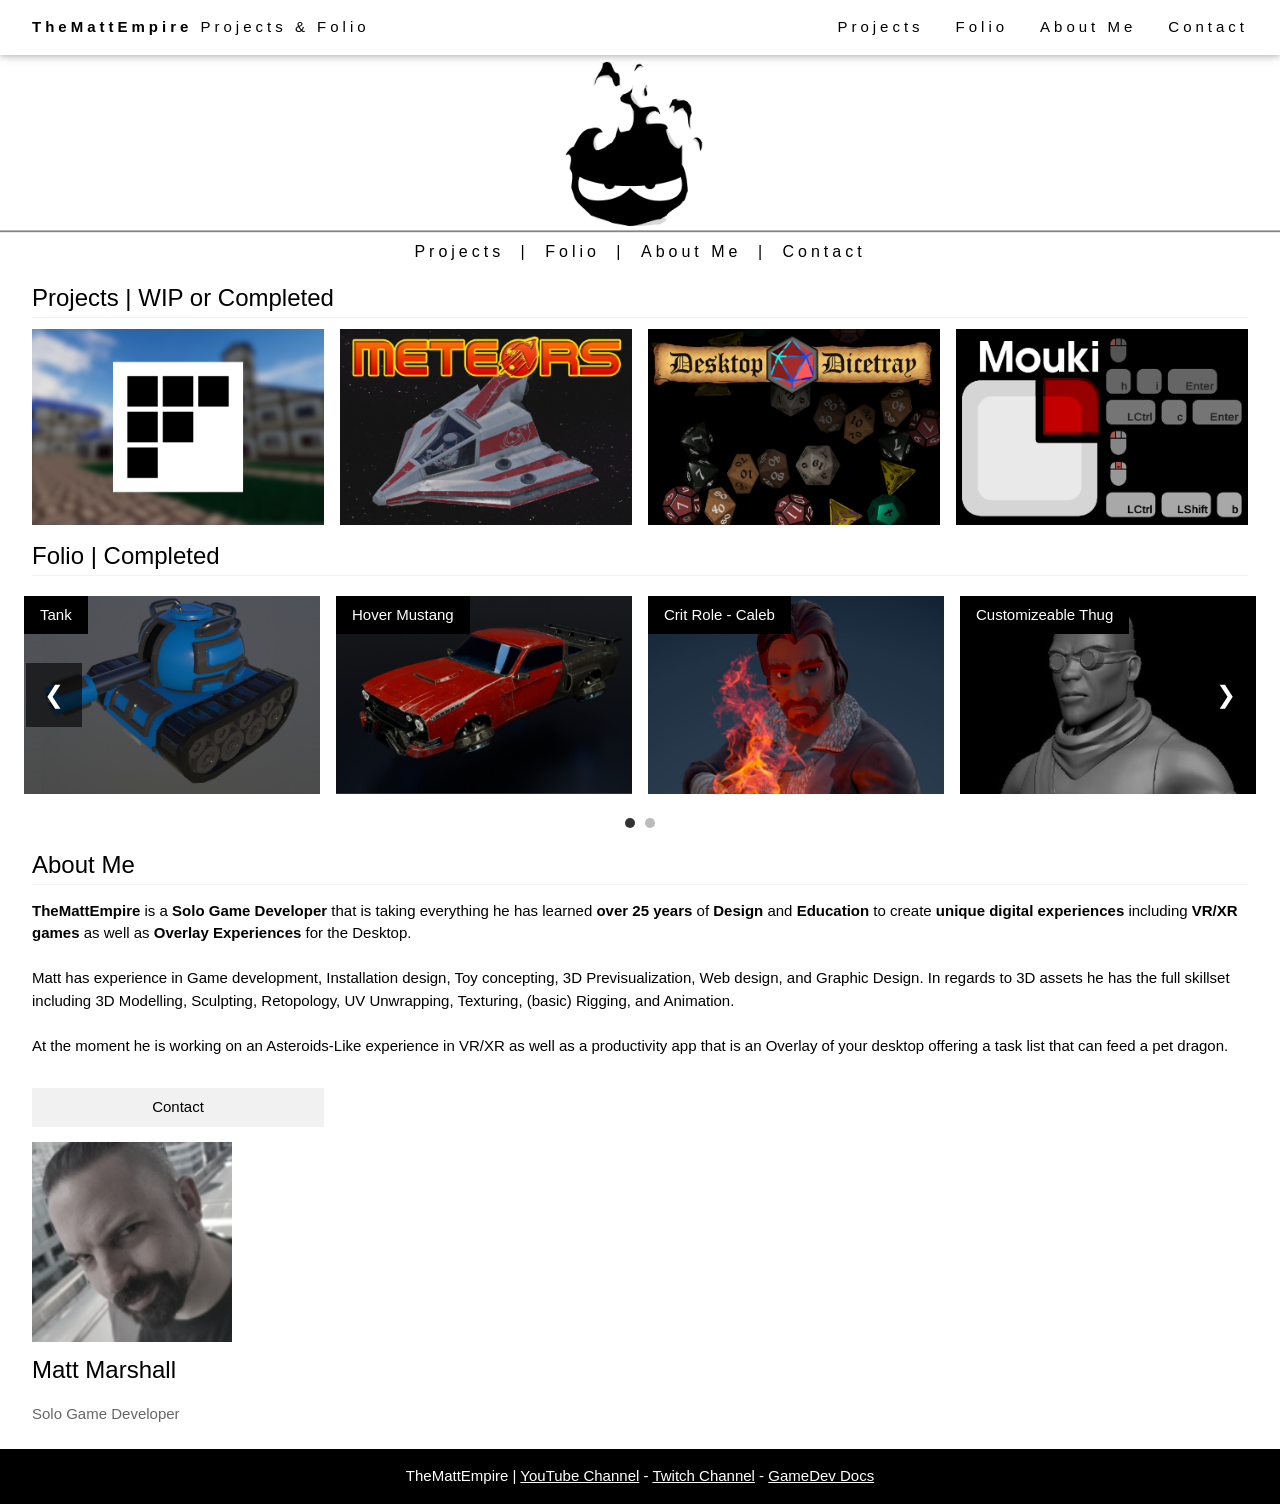
<file: index.html>
<!DOCTYPE html>
<html>
<head>
<title>TheMattEmpire | Projects & Folio</title>
<meta charset="UTF-8">
<meta name="viewport" content="width=device-width, initial-scale=1">
<link rel="stylesheet" href="w3.css">
</head>
<body>

<!-- Navbar (sit on top) -->
<div class="w3-top">
  <div class="w3-bar w3-white w3-wide w3-padding w3-card">
    <a href="#home" class="w3-bar-item w3-button"><b>TheMattEmpire</b> Projects & Folio</a>
    <!-- Float links to the right. Hide them on small screens -->
    <div class="w3-right w3-hide-small">
      <a href="#projects" class="w3-bar-item w3-button">Projects</a>
      <a href="#folio" class="w3-bar-item w3-button">Folio</a>
      <a href="#about" class="w3-bar-item w3-button">About Me</a>
      <a href="#contact" class="w3-bar-item w3-button">Contact</a>
    </div>
  </div>
</div>

<!-- Header -->
<header class="w3-display-container w3-content w3-wide hero" id="home">

  <img class="overlay-gif w3-display-middle" src="images/AnimatedLogo.gif" width="200" height="200">

  <div class="bottom-links">
    <a href="#projects">Projects</a> |
    <a href="#folio">Folio</a> |
    <a href="#about">About Me</a> |
    <a href="#contact">Contact</a>
  </div>

</header>

<!-- Page content -->
<div class="w3-content w3-padding" style="max-width:1564px">

  <!-- Project Section -->
  <div class="w3-container w3-padding-32" id="projects">
    <h3 class="w3-border-bottom w3-border-light-grey w3-padding-16">Projects | WIP or Completed</h3>
  </div>

<!-- =========================
     STATIC GRID SECTION
     ========================= -->
<div class="w3-row-padding">

  <div class="w3-col l3 m6 w3-margin-bottom">
    <a href="project_fargrounds.html" class="portfolio-card">
      <div class="w3-display-container">
        <img src="images/Project_Fargrounds.jpg" alt="Fargrounds Project">
      </div>
    </a>
  </div>

  <div class="w3-col l3 m6 w3-margin-bottom">
    <a href="project_meteors.html" class="portfolio-card">
      <div class="w3-display-container">
        <img src="images/Project_Meteors.jpg" alt="Meteors Project">
      </div>
    </a>
  </div>

  <div class="w3-col l3 m6 w3-margin-bottom">
    <a href="https://themattempire.itch.io/desktopdicetray" class="portfolio-card">
      <div class="w3-display-container">
        <img src="images/Project_DesktopDicetray.jpg" alt="DesktopDicetray">
      </div>
    </a>
  </div>

  <div class="w3-col l3 m6 w3-margin-bottom">
    <a href="https://themattempire.itch.io/mouki" class="portfolio-card">
      <div class="w3-display-container">
        <img src="images/Project_Mouki.jpg" alt="Mouki">
      </div>
    </a>
  </div>
</div>

 <!-- FOLIO SECTION -->
  <div class="w3-container w3-padding-32" id="folio">
    <h3 class="w3-border-bottom w3-border-light-grey w3-padding-16">Folio | Completed</h3>
  </div>

<div class="gallery-wrapper">
  <button class="gallery-btn left" onclick="scrollGallery(-1)">
    &#10094;
  </button>

  <div class="gallery-container" id="gallery">

    <div class="gallery-item">
      <a href="folio_tank.html" class="portfolio-card">
        <div class="w3-display-container">
          <div class="w3-display-topleft w3-black w3-padding">Tank</div>
          <img src="images/Folio_Tank.jpg">
        </div>
      </a>
    </div>

    <div class="gallery-item">
      <a href="folio_mustang.html" class="portfolio-card">
        <div class="w3-display-container">
          <div class="w3-display-topleft w3-black w3-padding">Hover Mustang</div>
          <img src="images/Folio_HoverMustang.jpg">
        </div>
      </a>
    </div>

    <div class="gallery-item">
      <a href="folio_caleb.html" class="portfolio-card">
        <div class="w3-display-container">
          <div class="w3-display-topleft w3-black w3-padding">Crit Role - Caleb</div>
          <img src="images/Folio_Caleb.jpg">
        </div>
      </a>
    </div>

    <div class="gallery-item">
      <a href="folio_thug.html" class="portfolio-card">
        <div class="w3-display-container">
          <div class="w3-display-topleft w3-black w3-padding">Customizeable Thug</div>
          <img src="images/Folio_Thug.jpg">
        </div>
      </a>
    </div>

    <div class="gallery-item">
      <a href="folio_mersharr.html" class="portfolio-card">
        <div class="w3-display-container">
          <div class="w3-display-topleft w3-black w3-padding">Miniature Tabaxi</div>
          <img src="images/Folio_Mersharr.jpg">
        </div>
      </a>
    </div>

    <div class="gallery-item">
      <a href="folio_freelance.html" class="portfolio-card">
        <div class="w3-display-container">
          <div class="w3-display-topleft w3-black w3-padding">Freelance Digital Design</div>
          <img src="images/Folio_CosmicLab.jpg">
        </div>
      </a>
    </div>

    <div class="gallery-item">
      <a href="folio_hexgallery.html" class="portfolio-card">
        <div class="w3-display-container">
          <div class="w3-display-topleft w3-black w3-padding">Hex Gallery - Web Environment</div>
          <img src="images/Folio_Revenant.jpg">
        </div>
      </a>
    </div>

    <div class="gallery-item">
      <a href="folio_optimisedcars.html" class="portfolio-card">
        <div class="w3-display-container">
          <div class="w3-display-topleft w3-black w3-padding">Low Poly Cars</div>
          <img src="images/Folio_OptimisedCars.jpg">
        </div>
      </a>
    </div>

  </div>

  <button class="gallery-btn right" onclick="scrollGallery(1)">
    &#10095;
  </button>

</div>

<!-- DOTS -->
<div class="dot-container" id="dots"></div>

  <!-- About Section -->
  
  <div class="w3-container w3-padding-32" id="about">
    <h3 class="w3-border-bottom w3-border-light-grey w3-padding-16">About Me</h3>
    <p><b>TheMattEmpire</b> is a <b>Solo Game Developer</b> that is taking everything he has learned <b>over 25 years</b> of <b>Design</b> and <b>Education</b> to create <b>unique digital experiences</b> including <b>VR/XR games</b> as well as <b>Overlay Experiences</b> for the Desktop. <br><br>Matt has experience in Game development, Installation design, Toy concepting, 3D Previsualization, Web design, and Graphic Design. In regards to 3D assets he has the full skillset including 3D Modelling, Sculpting, Retopology, UV Unwrapping, Texturing, (basic) Rigging, and Animation.<br><br>At the moment he is working on an Asteroids-Like experience in VR/XR as well as a productivity app that is an Overlay of your desktop offering a task list that can feed a pet dragon.
    </p>
  </div>
  <div class="w3-row-padding w3-grayscale">
    <div class="w3-col l3 m6 w3-margin-bottom">
    <p><a href="mailto:themattempireis@gmail.com" class="w3-button w3-light-grey w3-block" id="contact">Contact</a></p>
    <img src="images/Biopic.jpg" alt="Matt" style="width="200" height="200">
      <h3>Matt Marshall</h3>
      <p class="w3-opacity">Solo Game Developer</p>
      
  </a>
</p>
    </div>
  </div>
</div>


<!-- Footer -->
<footer class="w3-center w3-black w3-padding-16">
  <p>TheMattEmpire | <a href="https://www.youtube.com/@themattempire42" title="YouTube Channel" target="_blank" class="w3-hover-text-green">YouTube Channel</a> - <a href="https://www.twitch.tv/themattempire42" title="Twitch Channel" target="_blank" class="w3-hover-text-green">Twitch Channel</a> - <a href="https://themattempire.gitbook.io/documentation" title="GameDev Docs" target="_blank" class="w3-hover-text-green">GameDev Docs</a></p>
</footer>

</body>

 <style>
 /* =========================
   DOTS STYLE
   ========================= */

 .dot-container {
  text-align: center;
  margin-top: 10px;
}

.dot {
  height: 10px;
  width: 10px;
  margin: 0 5px;

  background-color: #bbb;
  border-radius: 50%;

  display: inline-block;
  cursor: pointer;

  transition: background 0.3s;
}

.dot.active {
  background-color: #333;
}

/* =========================
   GLOBAL CARD STYLE
   ========================= */

.portfolio-card {
  display: block;
  text-decoration: none;
  color: inherit;
  overflow: hidden;
}

/* smooth zoom */
.portfolio-card img {
  width: 100%;
  display: block;

  transition: transform 0.3s ease;
  transform-origin: center;
}

.portfolio-card:hover img {
  transform: scale(1.04);
}

/* =========================
   CAROUSEL
   ========================= */

.gallery-wrapper {
  position: relative;
  width: 100%;
  overflow: hidden;
  margin-top: 1px;
}

.gallery-container {
  display: flex;
  overflow-x: auto;
  overflow-y: hidden;
  scroll-behavior: smooth;

  scrollbar-width: none;
}

.gallery-container::-webkit-scrollbar {
  display: none;
}

.gallery-item {
  flex: 0 0 25%;
  padding: 8px;
  box-sizing: border-box;
}

/* arrows */
.gallery-btn {
  position: absolute;
  top: 50%;
  transform: translateY(-50%);
  z-index: 100;

  background: rgba(0,0,0,0.6);
  color: white;

  border: none;
  padding: 14px 18px;

  cursor: pointer;
  font-size: 24px;
}

.gallery-btn.left { left: 10px; }
.gallery-btn.right { right: 10px; }

.gallery-btn:hover {
  background: rgba(0,0,0,0.9);
}

/* responsive */
@media (max-width: 768px) {
  .gallery-item { flex: 0 0 50%; }
}

@media (max-width: 480px) {
  .gallery-item { flex: 0 0 100%; }
}

.hero {
  position: relative;
  max-width: 1500px;
  height: 260px;
  background: url("images/splash.jpg") center/cover no-repeat;
  overflow: hidden;
}

/* Push hero below the fixed navbar on small screens */
@media (max-width: 600px) {
  .hero {
    margin-top: 50px;
  }
}

/* bottom nav — sits 10px below the bottom edge of the centred 200px logo */
/* hero center = 50%, half logo height = 100px, so logo bottom = 50%+100px, +10px gap */
.bottom-links {
  position: absolute;
  top: calc(50% + 110px);
  left: 50%;
  transform: translateX(-50%);
  text-align: center;
  font-size: 16px;
  white-space: nowrap;
  z-index: 3;
}

/* link styling */
.bottom-links a {
  color: black;
  text-decoration: none;
  padding: 0 8px;
  font-weight: 500;
}

.bottom-links a:hover {
  text-decoration: underline;
}

/* shrink nav text on narrow screens so it never wraps into the logo */
@media (max-width: 480px) {
  .bottom-links {
    font-size: 12px;
  }
  .bottom-links a {
    padding: 0 4px;
  }
}

@media (max-width: 340px) {
  .bottom-links {
    font-size: 10px;
  }
  .bottom-links a {
    padding: 0 2px;
  }
}

  </style>

  <script>
const gallery = document.getElementById("gallery");
const dotsContainer = document.getElementById("dots");

let index = 0;
let startX = 0;

// Determine how many items fit per page based on actual item width
function getItemsPerPage() {
  const item = gallery.children[0];
  if (!item) return 4;
  const containerWidth = gallery.clientWidth;
  const itemWidth = item.offsetWidth;
  return Math.max(1, Math.round(containerWidth / itemWidth));
}

function getPageCount() {
  return Math.ceil(gallery.children.length / getItemsPerPage());
}

// scroll to page
function goToPage(i) {
  const max = getPageCount() - 1;
  index = Math.max(0, Math.min(i, max));

  // Scroll by the width of one full "page" of visible items
  const item = gallery.children[0];
  const itemWidth = item ? item.offsetWidth : gallery.clientWidth;
  const itemsPerPage = getItemsPerPage();
  gallery.scrollTo({
    left: index * itemWidth * itemsPerPage,
    behavior: "smooth"
  });

  updateDots();
}

// arrows
function scrollGallery(dir) {
  goToPage(index + dir);
}

// dots — rebuild when viewport resizes
function buildDots() {
  dotsContainer.innerHTML = "";
  const count = getPageCount();
  for (let i = 0; i < count; i++) {
    const dot = document.createElement("span");
    dot.classList.add("dot");
    dot.addEventListener("click", () => goToPage(i));
    dotsContainer.appendChild(dot);
  }
  updateDots();
}

function updateDots() {
  const dots = document.querySelectorAll(".dot");
  dots.forEach((d, i) => {
    d.classList.toggle("active", i === index);
  });
}

// swipe support (mobile)
gallery.addEventListener("touchstart", (e) => {
  startX = e.touches[0].clientX;
}, { passive: true });

gallery.addEventListener("touchend", (e) => {
  const endX = e.changedTouches[0].clientX;
  const diff = startX - endX;
  if (Math.abs(diff) > 50) {
    goToPage(diff > 0 ? index + 1 : index - 1);
  }
});

// Rebuild dots on resize so page count stays accurate
let resizeTimer;
window.addEventListener("resize", () => {
  clearTimeout(resizeTimer);
  resizeTimer = setTimeout(() => {
    index = 0;
    buildDots();
    goToPage(0);
  }, 150);
});

// init
buildDots();
</script>

</html>
</file>
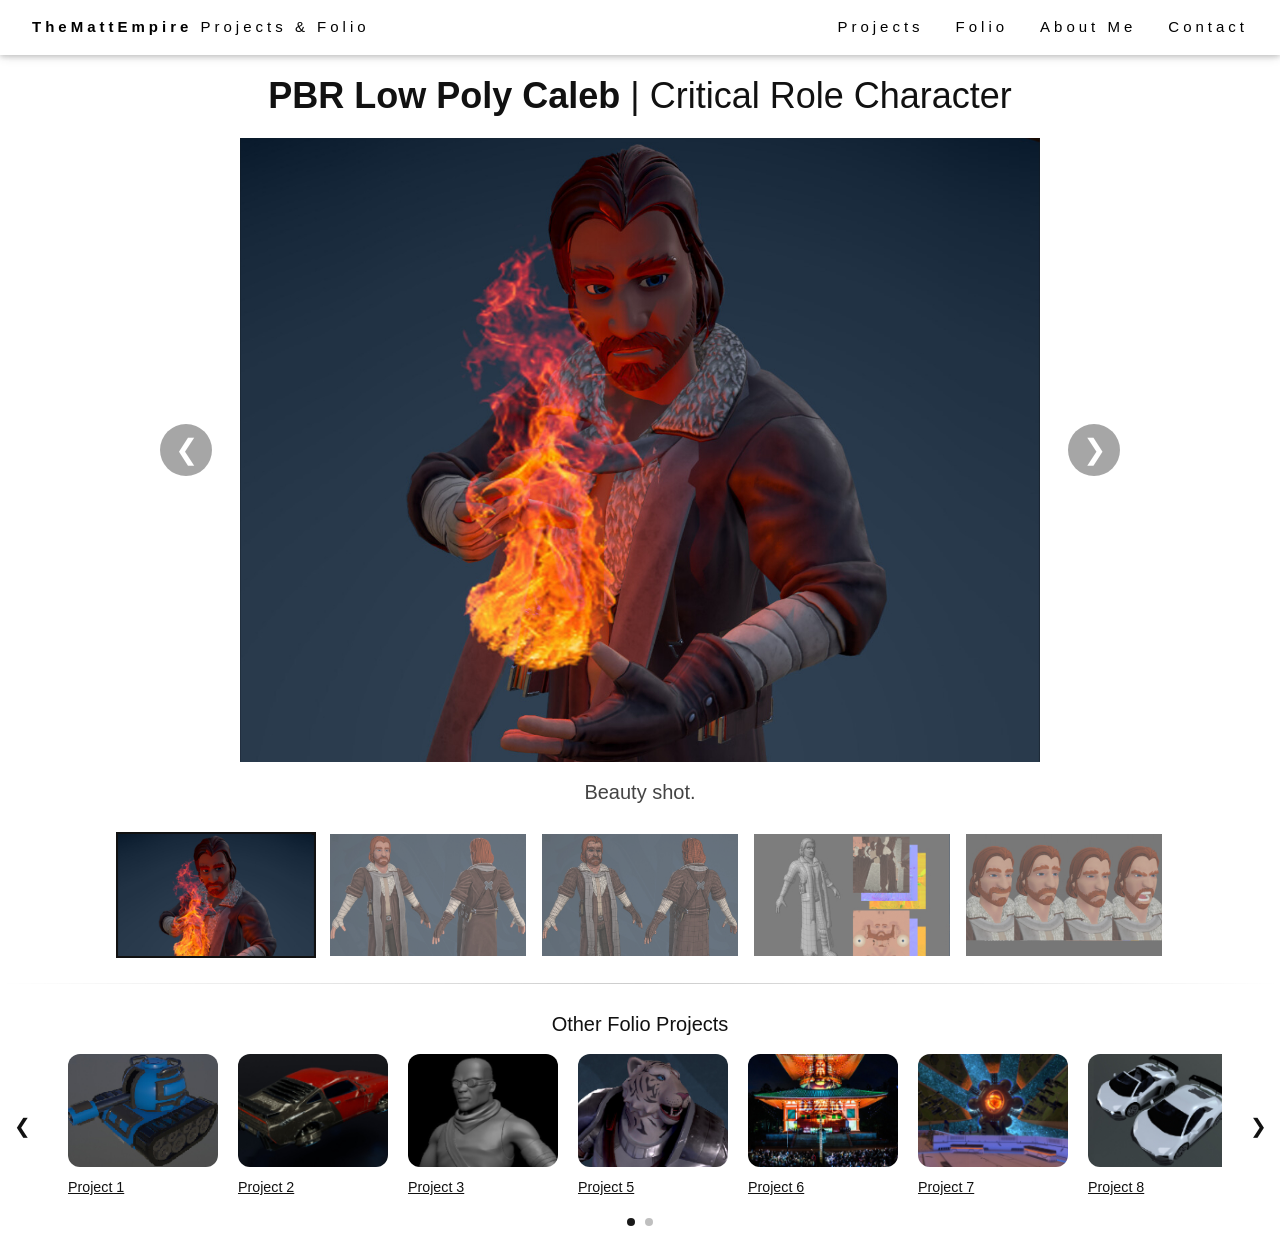
<file: folio_caleb.html>
﻿<!DOCTYPE html>
<html>
<head>
<title>TheMattEmpire | PBR Lowpoly Caleb</title>
<meta charset="UTF-8">
<meta name="viewport" content="width=device-width, initial-scale=1">
<link rel="stylesheet" href="w3.css">
</head>

<style>
body {
  margin: 0;
  font-family: Arial, sans-serif;
  background: white;
  color: #111;
}

/* =========================
   HEADER / LAYOUT
========================= */

.page-header {
  text-align: center;
  padding: 5px;
}

.gallery {
  display: flex;
  flex-direction: column;
  align-items: center;
}

/* =========================
   MAIN IMAGE
========================= */

.main-view {
  width: 100%;
  display: flex;
  flex-direction: column;
  align-items: center;
}

.image-container {
  position: relative;
  display: flex;
  justify-content: center;
  align-items: center;
}

#mainImage {
  width: 80%;
  max-width: 1000px;
  transition: opacity 0.25s ease;
  display: block;
  cursor: zoom-in;
}

/* NAV ARROWS */
.nav-arrow {
  position: absolute;
  top: 50%;
  transform: translateY(-50%);
  width: 52px;
  height: 52px;
  border: none;
  border-radius: 50%;
  background: rgba(0,0,0,0.35);
  color: white;
  font-size: 28px;
  cursor: pointer;
  z-index: 20;
  backdrop-filter: blur(4px);
  transition: background 0.2s, transform 0.2s, opacity 0.2s;
}

.nav-arrow:hover {
  background: rgba(0,0,0,0.55);
  transform: translateY(-50%) scale(1.08);
}

.left-arrow { left: 20px; }
.right-arrow { right: 20px; }

/* CAPTION */
.caption {
  margin-top: 15px;
  font-size: 20px;
  color: #444;
  text-align: center;
  max-width: 800px;
}

/* =========================
   THUMBNAILS
========================= */

.thumbs {
  display: flex;
  gap: 12px;
  margin-top: 25px;
  flex-wrap: wrap;
  justify-content: center;
}

.thumbs img {
  width: 200px;
  cursor: pointer;
  border: 2px solid transparent;
  transition: transform 0.2s, border 0.2s, opacity 0.2s;
  opacity: 0.7;
}

.thumbs img:hover {
  transform: scale(1.05);
  opacity: 1;
}

.thumbs img.active {
  border: 2px solid #111;
  opacity: 1;
}

/* =========================
   LIGHTBOX
========================= */

.lightbox {
  position: fixed;
  inset: 0;
  background: rgba(0,0,0,0.92);
  display: flex;
  justify-content: center;
  align-items: center;
  opacity: 0;
  visibility: hidden;
  transition: opacity 0.25s ease;
  z-index: 9999;
}

.lightbox.active {
  opacity: 1;
  visibility: visible;
}

.lightbox-image {
  max-width: 92%;
  max-height: 92%;
  transform: scale(0.96);
  transition: transform 0.25s ease;
  box-shadow: 0 0 30px rgba(0,0,0,0.5);
}

.lightbox.active .lightbox-image {
  transform: scale(1);
}

.lightbox-arrow {
  position: absolute;
  top: 50%;
  transform: translateY(-50%);
  width: 60px;
  height: 60px;
  border-radius: 50%;
  border: none;
  background: rgba(0,0,0,0.35);
  color: white;
  font-size: 36px;
  cursor: pointer;
  display: flex;
  align-items: center;
  justify-content: center;
  transition: background 0.2s, transform 0.2s;
  z-index: 10000;
}

.lightbox-arrow:hover {
  background: rgba(0,0,0,0.55);
  transform: translateY(-50%) scale(1.08);
}

.lightbox-arrow.left { left: 20px; }
.lightbox-arrow.right { right: 20px; }

.lightbox-caption {
  margin-top: 15px;
  color: white;
  font-size: 20px;
  opacity: 0.85;
  text-align: center;
  max-width: 80%;
}

/* CAPTION FADE */
.caption,
.lightbox-caption {
  transition: opacity 0.25s ease;
}

.caption.fade,
.lightbox-caption.fade {
  opacity: 0;
}

/* =========================
   FOLIO CAROUSEL
========================= */

.folio-carousel-section {
  width: 100%;
  margin-top: 10px;
  padding-bottom: 20px;
}

.folio-carousel-title {
  width: 100%;
  font-size: 20px;
  text-align: center;
  margin: 0 0 15px 0;
}

.folio-carousel-wrapper {
  display: flex;
  align-items: center;
  justify-content: center;
  position: relative;
}

.folio-carousel-track-container {
  overflow: hidden;
  width: 100%;
  max-width: 1200px;
  padding: 0 10px 0 10px;
}

.folio-carousel-track {
  display: flex;
  gap: 20px;
}

.folio-carousel-card {
  flex: 0 0 150px;
}

.folio-carousel-card img {
  width: 100%;
  aspect-ratio: 4 / 3;
  object-fit: cover;
  border-radius: 12px;
  transition: transform 0.35s ease;
}

.folio-carousel-card:hover img {
  transform: scale(1.05);
}

.folio-carousel-card span {
  display: block;
  margin-top: 10px;
  font-size: 0.95rem;
}

/* hide active project */
.folio-carousel-card[data-folio-active="true"] {
  display: none;
}

/* =========================
   ARROWS
========================= */

.folio-carousel-btn {
  width: 44px;
  height: 44px;
  border: none;
  border-radius: 50%;
  cursor: pointer;
  font-size: 20px;
  flex-shrink: 0;
  background: rgba(255,255,255,0.9);
  color: #111;
  transition: opacity 0.3s ease;
}

.folio-carousel-btn:hover {
  opacity: 0.8;
}

.folio-carousel-prev { margin-right: 14px; }
.folio-carousel-next { margin-left: 14px; }

/* =========================
   DOTS
========================= */

.folio-carousel-dots {
  display: flex;
  justify-content: center;
  gap: 10px;
  margin-top: 20px;
}

.folio-carousel-dot {
  width: 8px;
  height: 8px;
  border-radius: 50%;
  background: rgba(0,0,0,0.25);
  cursor: pointer;
}

.folio-carousel-dot.active {
  background: rgba(0,0,0,0.9);
}

/* =========================
   UTILITIES
========================= */

.folio-hidden {
  opacity: 0;
  visibility: hidden;
  pointer-events: none;
}

.folio-divider {
  width: 100%;
  height: 1px;
  background: linear-gradient(
    to right,
    transparent,
    rgba(0,0,0,0.2),
    transparent
  );
  margin: 25px 0;
}

/* =========================
   RESPONSIVE
========================= */

@media (max-width: 1000px) {
  .folio-carousel-card {
    flex: 0 0 25%;
  }
}

@media (max-width: 700px) {
  .folio-carousel-card {
    flex: 0 0 40%;
  }
}

@media (max-width: 480px) {
  .folio-carousel-card {
    flex: 0 0 85%;
  }

  .folio-carousel-btn {
    display: none;
  }
}
</style>

<body>
<!-- Navbar (sit on top) -->
<div class="w3-top">
  <div class="w3-bar w3-white w3-wide w3-padding w3-card">
    <a href="index.html#home" class="w3-bar-item w3-button"><b>TheMattEmpire</b> Projects & Folio</a>
    <!-- Float links to the right. Hide them on small screens -->
    <div class="w3-right w3-hide-small">
      <a href="index.html#projects" class="w3-bar-item w3-button">Projects</a>
      <a href="index.html#folio" class="w3-bar-item w3-button">Folio</a>
      <a href="index.html#about" class="w3-bar-item w3-button">About Me</a>
      <a href="index.html#contact" class="w3-bar-item w3-button">Contact</a>
    </div>
  </div>
</div>

<header class="page-header">
  <h1><br><b>PBR Low Poly Caleb</b> | Critical Role Character</h1>
</header>

<main class="gallery">

 <!-- MAIN IMAGE -->
 <div class="main-view">

  <div class="image-container">

    <!-- LEFT -->
    <button class="nav-arrow left-arrow" onclick="previousImage()">
      &#10094;
    </button>

    <!-- IMAGE -->
    <img id="mainImage"
     src="images/folio/caleb_perspective.jpg"
     alt="Project Image"
     loading="eager"
     onclick="openLightbox()">

    <!-- RIGHT -->
    <button class="nav-arrow right-arrow" onclick="nextImage()">
      &#10095;
    </button>

  </div>

</div>

  <!-- Caption -->
  <div id="caption" class="caption">
    Beauty shot.
  </div>

</div>

  <div class="thumbs">

    <img src="images/folio/caleb_perspective_sm.jpg" loading="lazy" onclick="changeImage(0)">
    <img src="images/folio/caleb_orthographic_sm.jpg" loading="lazy" onclick="changeImage(1)">
    <img src="images/folio/caleb_orthographic_wireframe_sm.jpg" loading="lazy" onclick="changeImage(2)">
    <img src="images/folio/caleb_wireframe_sm.jpg" loading="lazy" onclick="changeImage(3)">
    <img src="images/folio/caleb_expression_sm.jpg" loading="lazy" onclick="changeImage(4)">

  </div>

</main>

<!-- LIGHTBOX -->
<div id="lightbox" class="lightbox" onclick="closeLightbox(event)">

  <!-- LEFT -->
  <button class="lightbox-arrow left" onclick="event.stopPropagation(); prevLightboxImage()">
    &#10094;
  </button>

  <!-- CONTENT WRAPPER -->
  <div class="lightbox-content" onclick="event.stopPropagation()">

    <img id="lightboxImage" class="lightbox-image">

    <!-- SHARED CAPTION (same data source as main page) -->
    <div id="lightboxCaption" class="lightbox-caption"></div>

  </div>

  <!-- RIGHT -->
  <button class="lightbox-arrow right" onclick="event.stopPropagation(); nextLightboxImage()">
    &#10095;
  </button>

</div>
</div>
<div class="folio-divider"></div>
<section class="folio-carousel-section">

  <h2 class="folio-carousel-title">Other Folio Projects</h2>

  <div class="folio-carousel-wrapper">

    <button class="folio-carousel-btn folio-carousel-prev">
      &#10094;
    </button>

    <div class="folio-carousel-track-container">
      <div class="folio-carousel-track">

        <!-- CURRENT PAGE -->
        <a href="folio_caleb.html"
           class="folio-carousel-card"
           data-folio-active="true">

          <img src="images/folio/list_caleb.jpg" alt="">
          <span>Project 1</span>
        </a>

        <!-- OTHER PROJECTS -->
        <a href="folio_tank.html" class="folio-carousel-card">
          <img src="images/folio/list_tank.jpg" alt="">
          <span>Project 1</span>
        </a>

        <a href="folio_mustang.html" class="folio-carousel-card">
          <img src="images/folio/list_mustang.jpg" alt="">
          <span>Project 2</span>
        </a>

        <a href="folio_thug.html" class="folio-carousel-card">
          <img src="images/folio/list_thug.jpg" alt="">
          <span>Project 3</span>
        </a>

        <a href="folio_mersharr.html" class="folio-carousel-card">
          <img src="images/folio/list_mersharr.jpg" alt="">
          <span>Project 5</span>
        </a>

        <a href="folio_freelance.html" class="folio-carousel-card">
          <img src="images/folio/list_freelance.jpg" alt="">
          <span>Project 6</span>
        </a>

        <a href="folio_hexgallery.html" class="folio-carousel-card">
          <img src="images/folio/list_hexgallery.jpg" alt="">
          <span>Project 7</span>
        </a>

        <a href="folio_optimisedcars.html" class="folio-carousel-card">
          <img src="images/folio/list_optimisedcars.jpg" alt="">
          <span>Project 8</span>
        </a>

      </div>
    </div>

    <button class="folio-carousel-btn folio-carousel-next">
      &#10095;
    </button>

  </div>

  <div class="folio-carousel-dots"></div>

</section>
<script>
document.addEventListener("DOMContentLoaded", () => {

  /* =========================
     MAIN GALLERY
  ========================= */

  const mainImage = document.getElementById("mainImage");
  const caption = document.getElementById("caption");
  const thumbs = document.querySelectorAll(".thumbs img");

  const lightbox = document.getElementById("lightbox");
  const lightboxImage = document.getElementById("lightboxImage");
  const lightboxCaption = document.getElementById("lightboxCaption");

  let currentIndex = 0;

/* Gallery data (easy to expand) */
const galleryData = [
  {
    src: "images/folio/caleb_perspective.jpg",
    text: "Beauty shot."
  },
  {
    src: "images/folio/caleb_orthographic.jpg",
    text: "Base Model."
  },
  {
    src: "images/folio/caleb_orthographic_wireframe.jpg",
    text: "Wireframe."
  },
  {
    src: "images/folio/caleb_wireframe.jpg",
    text: "Asset Summary with example textures."
  },
  {
    src: "images/folio/caleb_expression.jpg",
    text: "Early tests for facial animation"
  }
];

  /* =========================
     THUMB ACTIVE STATE
  ========================= */

  function updateActiveThumb(index) {
    thumbs.forEach(t => t.classList.remove("active"));

    if (thumbs[index]) {
      thumbs[index].classList.add("active");
    }
  }

  /* =========================
     IMAGE CHANGE
  ========================= */

  function changeImage(index) {

    currentIndex = index;

    mainImage.style.opacity = 0;

    setTimeout(() => {

      mainImage.src = galleryData[index].src;

      mainImage.style.opacity = 1;

      updateActiveThumb(index);

    }, 200);

    caption.classList.add("fade");

    setTimeout(() => {

      caption.textContent = galleryData[index].text;

      caption.classList.remove("fade");

    }, 150);

    preloadAdjacent(index);
  }

  /* =========================
     NEXT / PREVIOUS
  ========================= */

  function nextImage() {

    currentIndex =
      (currentIndex + 1) % galleryData.length;

    changeImage(currentIndex);
  }

  function previousImage() {

    currentIndex =
      (currentIndex - 1 + galleryData.length) %
      galleryData.length;

    changeImage(currentIndex);
  }

  /* =========================
     PRELOAD
  ========================= */

  function preloadImage(src) {
    const img = new Image();
    img.src = src;
  }

  function preloadAdjacent(index) {

    const next =
      (index + 1) % galleryData.length;

    const prev =
      (index - 1 + galleryData.length) %
      galleryData.length;

    preloadImage(galleryData[next].src);
    preloadImage(galleryData[prev].src);
  }

  /* =========================
     LIGHTBOX
  ========================= */

  function openLightbox() {

    updateLightboxImage();

    lightbox.classList.add("active");
  }

  function closeLightbox() {

    lightbox.classList.remove("active");
  }

  function updateLightboxImage() {

    const data = galleryData[currentIndex];

    lightboxImage.src = data.src;

    lightboxCaption.classList.add("fade");

    setTimeout(() => {

      lightboxCaption.textContent = data.text;

      lightboxCaption.classList.remove("fade");

    }, 150);
  }

  function nextLightboxImage() {

    currentIndex =
      (currentIndex + 1) % galleryData.length;

    updateLightboxImage();
  }

  function prevLightboxImage() {

    currentIndex =
      (currentIndex - 1 + galleryData.length) %
      galleryData.length;

    updateLightboxImage();
  }

  /* =========================
     KEYBOARD
  ========================= */

  document.addEventListener("keydown", (e) => {

    if (!lightbox.classList.contains("active")) {

      if (e.key === "ArrowRight") {
        nextImage();
      }

      if (e.key === "ArrowLeft") {
        previousImage();
      }

      return;
    }

    if (e.key === "Escape") {
      closeLightbox();
    }

    if (e.key === "ArrowRight") {
      nextLightboxImage();
    }

    if (e.key === "ArrowLeft") {
      prevLightboxImage();
    }
  });

  /* =========================
     SWIPE SUPPORT
  ========================= */

  let touchStartX = 0;
  let touchEndX = 0;

  mainImage.addEventListener("touchstart", (e) => {

    touchStartX =
      e.changedTouches[0].screenX;
  });

  mainImage.addEventListener("touchend", (e) => {

    touchEndX =
      e.changedTouches[0].screenX;

    const swipeDistance =
      touchEndX - touchStartX;

    if (Math.abs(swipeDistance) < 50) return;

    if (swipeDistance < 0) {
      nextImage();
    } else {
      previousImage();
    }
  });

  /* =========================
     INIT GALLERY
  ========================= */

  updateActiveThumb(0);
  preloadAdjacent(0);
  changeImage(0);

  /* =========================
     FOLIO CAROUSEL
  ========================= */

  const folioTrack =
    document.querySelector(".folio-carousel-track");

  const folioCards =
    [...document.querySelectorAll(".folio-carousel-card")]
      .filter(card =>
        card.dataset.folioActive !== "true"
      );

  const folioPrevBtn =
    document.querySelector(".folio-carousel-prev");

  const folioNextBtn =
    document.querySelector(".folio-carousel-next");

  const folioDotsContainer =
    document.querySelector(".folio-carousel-dots");

  let folioIndex = 0;

  function folioGetVisibleCards() {

    if (window.innerWidth <= 480) return 1;
    if (window.innerWidth <= 700) return 2;
    if (window.innerWidth <= 1000) return 3;

    return 4;
  }

  function folioUpdateDots() {

    const dots =
      document.querySelectorAll(".folio-carousel-dot");

    const visibleCards =
      folioGetVisibleCards();

    const activePage =
      Math.floor(folioIndex / visibleCards);

    dots.forEach((dot, i) => {

      dot.classList.toggle(
        "active",
        i === activePage
      );
    });
  }

  function folioUpdateArrows() {

    const visibleCards =
      folioGetVisibleCards();

    const totalCards =
      folioCards.length;

    const hide =
      totalCards <= visibleCards;

    folioPrevBtn.style.display =
      hide ? "none" : "";

    folioNextBtn.style.display =
      hide ? "none" : "";
  }

  function folioUpdateCarousel() {

    if (!folioCards.length) return;

    const cardWidth =
      folioCards[0].offsetWidth + 20;

    folioTrack.style.transform =
      `translateX(-${folioIndex * cardWidth}px)`;

    folioUpdateDots();
    folioUpdateArrows();
  }

  function folioCreateDots() {

    folioDotsContainer.innerHTML = "";

    const visibleCards =
      folioGetVisibleCards();

    const totalPages =
      Math.ceil(
        folioCards.length / visibleCards
      );

    if (totalPages <= 1) {

      folioDotsContainer.style.display =
        "none";

      return;
    }

    folioDotsContainer.style.display =
      "flex";

    for (let i = 0; i < totalPages; i++) {

      const dot =
        document.createElement("div");

      dot.classList.add("folio-carousel-dot");

      dot.addEventListener("click", () => {

        folioIndex =
          i * visibleCards;

        folioUpdateCarousel();
      });

      folioDotsContainer.appendChild(dot);
    }

    folioUpdateDots();
  }

  /* =========================
     CAROUSEL BUTTONS
  ========================= */

  folioPrevBtn.addEventListener("click", () => {

    if (folioIndex > 0) {

      folioIndex--;

      folioUpdateCarousel();
    }
  });

  folioNextBtn.addEventListener("click", () => {

    const visibleCards =
      folioGetVisibleCards();

    if (
      folioIndex <
      folioCards.length - visibleCards
    ) {

      folioIndex++;

      folioUpdateCarousel();
    }
  });

  /* =========================
     RESIZE
  ========================= */

  window.addEventListener("resize", () => {

    folioCreateDots();
    folioUpdateCarousel();
    folioUpdateArrows();
  });

  /* =========================
     EXPOSE FUNCTIONS
     FOR INLINE HTML
  ========================= */

  window.changeImage = changeImage;
  window.nextImage = nextImage;
  window.previousImage = previousImage;

  window.openLightbox = openLightbox;
  window.closeLightbox = closeLightbox;

  window.nextLightboxImage =
    nextLightboxImage;

  window.prevLightboxImage =
    prevLightboxImage;

  /* =========================
     INIT CAROUSEL
  ========================= */

  folioCreateDots();
  folioUpdateCarousel();
  folioUpdateArrows();

});
</script>

</body>
</html>
</file>
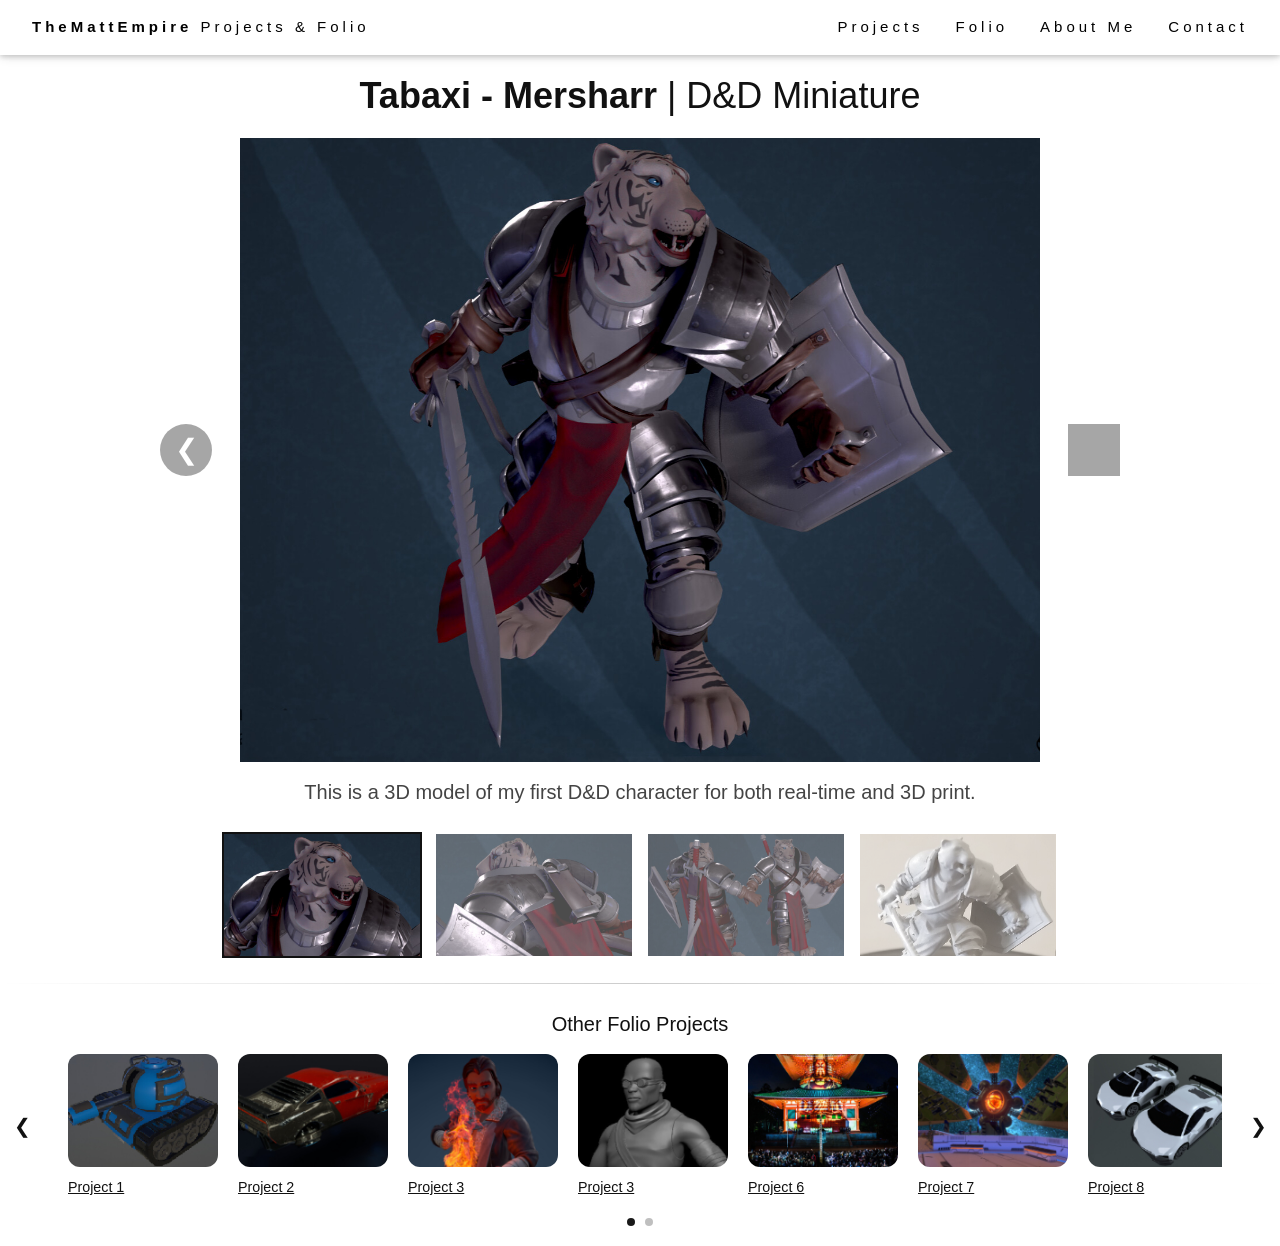
<file: folio_mersharr.html>
﻿<!DOCTYPE html>
<html>
<head>
<title>TheMattEmpire | Customizeable Thug</title>
<meta charset="UTF-8">
<meta name="viewport" content="width=device-width, initial-scale=1">
<link rel="stylesheet" href="w3.css">
</head>

<style>
body {
  margin: 0;
  font-family: Arial, sans-serif;
  background: white;
  color: #111;
}

/* =========================
   HEADER / LAYOUT
========================= */

.page-header {
  text-align: center;
  padding: 5px;
}

.gallery {
  display: flex;
  flex-direction: column;
  align-items: center;
}

/* =========================
   MAIN IMAGE
========================= */

.main-view {
  width: 100%;
  display: flex;
  flex-direction: column;
  align-items: center;
}

.image-container {
  position: relative;
  display: flex;
  justify-content: center;
  align-items: center;
}

#mainImage {
  width: 80%;
  max-width: 1000px;
  transition: opacity 0.25s ease;
  display: block;
  cursor: zoom-in;
}

/* NAV ARROWS */
.nav-arrow {
  position: absolute;
  top: 50%;
  transform: translateY(-50%);
  width: 52px;
  height: 52px;
  border: none;
  border-radius: 50%;
  background: rgba(0,0,0,0.35);
  color: white;
  font-size: 28px;
  cursor: pointer;
  z-index: 20;
  backdrop-filter: blur(4px);
  transition: background 0.2s, transform 0.2s, opacity 0.2s;
}

.nav-arrow:hover {
  background: rgba(0,0,0,0.55);
  transform: translateY(-50%) scale(1.08);
}

.left-arrow { left: 20px; }
.right-arrow { right: 20px; }

/* CAPTION */
.caption {
  margin-top: 15px;
  font-size: 20px;
  color: #444;
  text-align: center;
  max-width: 800px;
}

/* =========================
   THUMBNAILS
========================= */

.thumbs {
  display: flex;
  gap: 12px;
  margin-top: 25px;
  flex-wrap: wrap;
  justify-content: center;
}

.thumbs img {
  width: 200px;
  cursor: pointer;
  border: 2px solid transparent;
  transition: transform 0.2s, border 0.2s, opacity 0.2s;
  opacity: 0.7;
}

.thumbs img:hover {
  transform: scale(1.05);
  opacity: 1;
}

.thumbs img.active {
  border: 2px solid #111;
  opacity: 1;
}

/* =========================
   LIGHTBOX
========================= */

.lightbox {
  position: fixed;
  inset: 0;
  background: rgba(0,0,0,0.92);
  display: flex;
  justify-content: center;
  align-items: center;
  opacity: 0;
  visibility: hidden;
  transition: opacity 0.25s ease;
  z-index: 9999;
}

.lightbox.active {
  opacity: 1;
  visibility: visible;
}

.lightbox-image {
  max-width: 92%;
  max-height: 92%;
  transform: scale(0.96);
  transition: transform 0.25s ease;
  box-shadow: 0 0 30px rgba(0,0,0,0.5);
}

.lightbox.active .lightbox-image {
  transform: scale(1);
}

.lightbox-arrow {
  position: absolute;
  top: 50%;
  transform: translateY(-50%);
  width: 60px;
  height: 60px;
  border-radius: 50%;
  border: none;
  background: rgba(0,0,0,0.35);
  color: white;
  font-size: 36px;
  cursor: pointer;
  display: flex;
  align-items: center;
  justify-content: center;
  transition: background 0.2s, transform 0.2s;
  z-index: 10000;
}

.lightbox-arrow:hover {
  background: rgba(0,0,0,0.55);
  transform: translateY(-50%) scale(1.08);
}

.lightbox-arrow.left { left: 20px; }
.lightbox-arrow.right { right: 20px; }

.lightbox-caption {
  margin-top: 15px;
  color: white;
  font-size: 20px;
  opacity: 0.85;
  text-align: center;
  max-width: 80%;
}

/* CAPTION FADE */
.caption,
.lightbox-caption {
  transition: opacity 0.25s ease;
}

.caption.fade,
.lightbox-caption.fade {
  opacity: 0;
}

/* =========================
   FOLIO CAROUSEL
========================= */

.folio-carousel-section {
  width: 100%;
  margin-top: 10px;
  padding-bottom: 20px;
}

.folio-carousel-title {
  width: 100%;
  font-size: 20px;
  text-align: center;
  margin: 0 0 15px 0;
}

.folio-carousel-wrapper {
  display: flex;
  align-items: center;
  justify-content: center;
  position: relative;
}

.folio-carousel-track-container {
  overflow: hidden;
  width: 100%;
  max-width: 1200px;
  padding: 0 10px 0 10px;
}

.folio-carousel-track {
  display: flex;
  gap: 20px;
}

.folio-carousel-card {
  flex: 0 0 150px;
}

.folio-carousel-card img {
  width: 100%;
  aspect-ratio: 4 / 3;
  object-fit: cover;
  border-radius: 12px;
  transition: transform 0.35s ease;
}

.folio-carousel-card:hover img {
  transform: scale(1.05);
}

.folio-carousel-card span {
  display: block;
  margin-top: 10px;
  font-size: 0.95rem;
}

/* hide active project */
.folio-carousel-card[data-folio-active="true"] {
  display: none;
}

/* =========================
   ARROWS
========================= */

.folio-carousel-btn {
  width: 44px;
  height: 44px;
  border: none;
  border-radius: 50%;
  cursor: pointer;
  font-size: 20px;
  flex-shrink: 0;
  background: rgba(255,255,255,0.9);
  color: #111;
  transition: opacity 0.3s ease;
}

.folio-carousel-btn:hover {
  opacity: 0.8;
}

.folio-carousel-prev { margin-right: 14px; }
.folio-carousel-next { margin-left: 14px; }

/* =========================
   DOTS
========================= */

.folio-carousel-dots {
  display: flex;
  justify-content: center;
  gap: 10px;
  margin-top: 20px;
}

.folio-carousel-dot {
  width: 8px;
  height: 8px;
  border-radius: 50%;
  background: rgba(0,0,0,0.25);
  cursor: pointer;
}

.folio-carousel-dot.active {
  background: rgba(0,0,0,0.9);
}

/* =========================
   UTILITIES
========================= */

.folio-hidden {
  opacity: 0;
  visibility: hidden;
  pointer-events: none;
}

.folio-divider {
  width: 100%;
  height: 1px;
  background: linear-gradient(
    to right,
    transparent,
    rgba(0,0,0,0.2),
    transparent
  );
  margin: 25px 0;
}

/* =========================
   RESPONSIVE
========================= */

@media (max-width: 1000px) {
  .folio-carousel-card {
    flex: 0 0 25%;
  }
}

@media (max-width: 700px) {
  .folio-carousel-card {
    flex: 0 0 40%;
  }
}

@media (max-width: 480px) {
  .folio-carousel-card {
    flex: 0 0 85%;
  }

  .folio-carousel-btn {
    display: none;
  }
}
</style>

<body>
<!-- Navbar (sit on top) -->
<div class="w3-top">
  <div class="w3-bar w3-white w3-wide w3-padding w3-card">
    <a href="index.html#home" class="w3-bar-item w3-button"><b>TheMattEmpire</b> Projects & Folio</a>
    <!-- Float links to the right. Hide them on small screens -->
    <div class="w3-right w3-hide-small">
      <a href="index.html#projects" class="w3-bar-item w3-button">Projects</a>
      <a href="index.html#folio" class="w3-bar-item w3-button">Folio</a>
      <a href="index.html#about" class="w3-bar-item w3-button">About Me</a>
      <a href="index.html#contact" class="w3-bar-item w3-button">Contact</a>
    </div>
  </div>
</div>

<header class="page-header">
  <h1><br><b>Tabaxi - Mersharr</b> | D&D Miniature</h1>
</header>

<main class="gallery">

 <!-- MAIN IMAGE -->
 <div class="main-view">

  <div class="image-container">

    <!-- LEFT -->
    <button class="nav-arrow left-arrow" onclick="previousImage()">
      &#10094;
    </button>

    <!-- IMAGE -->
    <img id="mainImage"
     src="images/folio/mersharr_perspective.jpg"
     alt="Project Image"
     loading="eager"
     onclick="openLightbox()">

    <!-- RIGHT -->
    <button class="nav-arrow right-arrow" onclick="nextImage()">
      &#10095;
    </button>

  </div>

</div>

  <!-- Caption -->
  <div id="caption" class="caption">
    This is a 3D model of my first D&D character for both real-time and 3D print.
  </div>

</div>

  <div class="thumbs">

    <img src="images/folio/mersharr_perspective_sm.jpg" loading="lazy" onclick="changeImage(0)">
    <img src="images/folio/mersharr_perspective_2_sm.jpg" loading="lazy" onclick="changeImage(1)">
    <img src="images/folio/mersharr_orthographic_sm.jpg" loading="lazy" onclick="changeImage(2)">
    <img src="images/folio/mersharr_miniature_sm.jpg" loading="lazy" onclick="changeImage(3)">

  </div>

</main>

<!-- LIGHTBOX -->
<div id="lightbox" class="lightbox" onclick="closeLightbox(event)">

  <!-- LEFT -->
  <button class="lightbox-arrow left" onclick="event.stopPropagation(); prevLightboxImage()">
    &#10094;
  </button>

  <!-- CONTENT WRAPPER -->
  <div class="lightbox-content" onclick="event.stopPropagation()">

    <img id="lightboxImage" class="lightbox-image">

    <!-- SHARED CAPTION (same data source as main page) -->
    <div id="lightboxCaption" class="lightbox-caption"></div>

  </div>

  <!-- RIGHT -->
  <button class="lightbox-arrow right" onclick="event.stopPropagation(); nextLightboxImage()">
    &#10095;
  </button>

</div>
</div>
<div class="folio-divider"></div>
<section class="folio-carousel-section">

  <h2 class="folio-carousel-title">Other Folio Projects</h2>

  <div class="folio-carousel-wrapper">

    <button class="folio-carousel-btn folio-carousel-prev">
      &#10094;
    </button>

    <div class="folio-carousel-track-container">
      <div class="folio-carousel-track">

        <!-- CURRENT PAGE -->
        <a href="folio_mersharr.html"
           class="folio-carousel-card"
           data-folio-active="true">

          <img src="images/folio/list_mersharr.jpg" alt="">
          <span>Project 1</span>
        </a>

        <!-- OTHER PROJECTS -->
        <a href="folio_tank.html" class="folio-carousel-card">
          <img src="images/folio/list_tank.jpg" alt="">
          <span>Project 1</span>
        </a>

        <a href="folio_mustang.html" class="folio-carousel-card">
          <img src="images/folio/list_mustang.jpg" alt="">
          <span>Project 2</span>
        </a>

        <a href="folio_caleb.html" class="folio-carousel-card">
          <img src="images/folio/list_caleb.jpg" alt="">
          <span>Project 3</span>
        </a>

        <a href="folio_thug.html" class="folio-carousel-card">
          <img src="images/folio/list_thug.jpg" alt="">
          <span>Project 3</span>
        </a>

        <a href="folio_freelance.html" class="folio-carousel-card">
          <img src="images/folio/list_freelance.jpg" alt="">
          <span>Project 6</span>
        </a>

        <a href="folio_hexgallery.html" class="folio-carousel-card">
          <img src="images/folio/list_hexgallery.jpg" alt="">
          <span>Project 7</span>
        </a>

        <a href="folio_optimisedcars.html" class="folio-carousel-card">
          <img src="images/folio/list_optimisedcars.jpg" alt="">
          <span>Project 8</span>
        </a>

      </div>
    </div>

    <button class="folio-carousel-btn folio-carousel-next">
      &#10095;
    </button>

  </div>

  <div class="folio-carousel-dots"></div>

</section>
<script>
document.addEventListener("DOMContentLoaded", () => {

  /* =========================
     MAIN GALLERY
  ========================= */

  const mainImage = document.getElementById("mainImage");
  const caption = document.getElementById("caption");
  const thumbs = document.querySelectorAll(".thumbs img");

  const lightbox = document.getElementById("lightbox");
  const lightboxImage = document.getElementById("lightboxImage");
  const lightboxCaption = document.getElementById("lightboxCaption");

  let currentIndex = 0;

/* Gallery data (easy to expand) */
const galleryData = [
  {
    src: "images/folio/mersharr_perspective.jpg",
    text: "This is a 3D model of my first D&D character for both real-time and 3D print."
  },
  {
    src: "images/folio/mersharr_perspective_2.jpg",
    text: "This is a 3D model of my first D&D character for both real-time and 3D print."
  },
  {
    src: "images/folio/mersharr_orthographic.jpg",
    text: "Turnaround and Wireframe. 22,677 triangles in total."
  },
  {
    src: "images/folio/mersharr_miniature.jpg",
    text: "The 3D Printed Mini."
  }
];

  /* =========================
     THUMB ACTIVE STATE
  ========================= */

  function updateActiveThumb(index) {
    thumbs.forEach(t => t.classList.remove("active"));

    if (thumbs[index]) {
      thumbs[index].classList.add("active");
    }
  }

  /* =========================
     IMAGE CHANGE
  ========================= */

  function changeImage(index) {

    currentIndex = index;

    mainImage.style.opacity = 0;

    setTimeout(() => {

      mainImage.src = galleryData[index].src;

      mainImage.style.opacity = 1;

      updateActiveThumb(index);

    }, 200);

    caption.classList.add("fade");

    setTimeout(() => {

      caption.textContent = galleryData[index].text;

      caption.classList.remove("fade");

    }, 150);

    preloadAdjacent(index);
  }

  /* =========================
     NEXT / PREVIOUS
  ========================= */

  function nextImage() {

    currentIndex =
      (currentIndex + 1) % galleryData.length;

    changeImage(currentIndex);
  }

  function previousImage() {

    currentIndex =
      (currentIndex - 1 + galleryData.length) %
      galleryData.length;

    changeImage(currentIndex);
  }

  /* =========================
     PRELOAD
  ========================= */

  function preloadImage(src) {
    const img = new Image();
    img.src = src;
  }

  function preloadAdjacent(index) {

    const next =
      (index + 1) % galleryData.length;

    const prev =
      (index - 1 + galleryData.length) %
      galleryData.length;

    preloadImage(galleryData[next].src);
    preloadImage(galleryData[prev].src);
  }

  /* =========================
     LIGHTBOX
  ========================= */

  function openLightbox() {

    updateLightboxImage();

    lightbox.classList.add("active");
  }

  function closeLightbox() {

    lightbox.classList.remove("active");
  }

  function updateLightboxImage() {

    const data = galleryData[currentIndex];

    lightboxImage.src = data.src;

    lightboxCaption.classList.add("fade");

    setTimeout(() => {

      lightboxCaption.textContent = data.text;

      lightboxCaption.classList.remove("fade");

    }, 150);
  }

  function nextLightboxImage() {

    currentIndex =
      (currentIndex + 1) % galleryData.length;

    updateLightboxImage();
  }

  function prevLightboxImage() {

    currentIndex =
      (currentIndex - 1 + galleryData.length) %
      galleryData.length;

    updateLightboxImage();
  }

  /* =========================
     KEYBOARD
  ========================= */

  document.addEventListener("keydown", (e) => {

    if (!lightbox.classList.contains("active")) {

      if (e.key === "ArrowRight") {
        nextImage();
      }

      if (e.key === "ArrowLeft") {
        previousImage();
      }

      return;
    }

    if (e.key === "Escape") {
      closeLightbox();
    }

    if (e.key === "ArrowRight") {
      nextLightboxImage();
    }

    if (e.key === "ArrowLeft") {
      prevLightboxImage();
    }
  });

  /* =========================
     SWIPE SUPPORT
  ========================= */

  let touchStartX = 0;
  let touchEndX = 0;

  mainImage.addEventListener("touchstart", (e) => {

    touchStartX =
      e.changedTouches[0].screenX;
  });

  mainImage.addEventListener("touchend", (e) => {

    touchEndX =
      e.changedTouches[0].screenX;

    const swipeDistance =
      touchEndX - touchStartX;

    if (Math.abs(swipeDistance) < 50) return;

    if (swipeDistance < 0) {
      nextImage();
    } else {
      previousImage();
    }
  });

  /* =========================
     INIT GALLERY
  ========================= */

  updateActiveThumb(0);
  preloadAdjacent(0);
  changeImage(0);

  /* =========================
     FOLIO CAROUSEL
  ========================= */

  const folioTrack =
    document.querySelector(".folio-carousel-track");

  const folioCards =
    [...document.querySelectorAll(".folio-carousel-card")]
      .filter(card =>
        card.dataset.folioActive !== "true"
      );

  const folioPrevBtn =
    document.querySelector(".folio-carousel-prev");

  const folioNextBtn =
    document.querySelector(".folio-carousel-next");

  const folioDotsContainer =
    document.querySelector(".folio-carousel-dots");

  let folioIndex = 0;

  function folioGetVisibleCards() {

    if (window.innerWidth <= 480) return 1;
    if (window.innerWidth <= 700) return 2;
    if (window.innerWidth <= 1000) return 3;

    return 4;
  }

  function folioUpdateDots() {

    const dots =
      document.querySelectorAll(".folio-carousel-dot");

    const visibleCards =
      folioGetVisibleCards();

    const activePage =
      Math.floor(folioIndex / visibleCards);

    dots.forEach((dot, i) => {

      dot.classList.toggle(
        "active",
        i === activePage
      );
    });
  }

  function folioUpdateArrows() {

    const visibleCards =
      folioGetVisibleCards();

    const totalCards =
      folioCards.length;

    const hide =
      totalCards <= visibleCards;

    folioPrevBtn.style.display =
      hide ? "none" : "";

    folioNextBtn.style.display =
      hide ? "none" : "";
  }

  function folioUpdateCarousel() {

    if (!folioCards.length) return;

    const cardWidth =
      folioCards[0].offsetWidth + 20;

    folioTrack.style.transform =
      `translateX(-${folioIndex * cardWidth}px)`;

    folioUpdateDots();
    folioUpdateArrows();
  }

  function folioCreateDots() {

    folioDotsContainer.innerHTML = "";

    const visibleCards =
      folioGetVisibleCards();

    const totalPages =
      Math.ceil(
        folioCards.length / visibleCards
      );

    if (totalPages <= 1) {

      folioDotsContainer.style.display =
        "none";

      return;
    }

    folioDotsContainer.style.display =
      "flex";

    for (let i = 0; i < totalPages; i++) {

      const dot =
        document.createElement("div");

      dot.classList.add("folio-carousel-dot");

      dot.addEventListener("click", () => {

        folioIndex =
          i * visibleCards;

        folioUpdateCarousel();
      });

      folioDotsContainer.appendChild(dot);
    }

    folioUpdateDots();
  }

  /* =========================
     CAROUSEL BUTTONS
  ========================= */

  folioPrevBtn.addEventListener("click", () => {

    if (folioIndex > 0) {

      folioIndex--;

      folioUpdateCarousel();
    }
  });

  folioNextBtn.addEventListener("click", () => {

    const visibleCards =
      folioGetVisibleCards();

    if (
      folioIndex <
      folioCards.length - visibleCards
    ) {

      folioIndex++;

      folioUpdateCarousel();
    }
  });

  /* =========================
     RESIZE
  ========================= */

  window.addEventListener("resize", () => {

    folioCreateDots();
    folioUpdateCarousel();
    folioUpdateArrows();
  });

  /* =========================
     EXPOSE FUNCTIONS
     FOR INLINE HTML
  ========================= */

  window.changeImage = changeImage;
  window.nextImage = nextImage;
  window.previousImage = previousImage;

  window.openLightbox = openLightbox;
  window.closeLightbox = closeLightbox;

  window.nextLightboxImage =
    nextLightboxImage;

  window.prevLightboxImage =
    prevLightboxImage;

  /* =========================
     INIT CAROUSEL
  ========================= */

  folioCreateDots();
  folioUpdateCarousel();
  folioUpdateArrows();

});
</script>

</body>
</html>
</file>
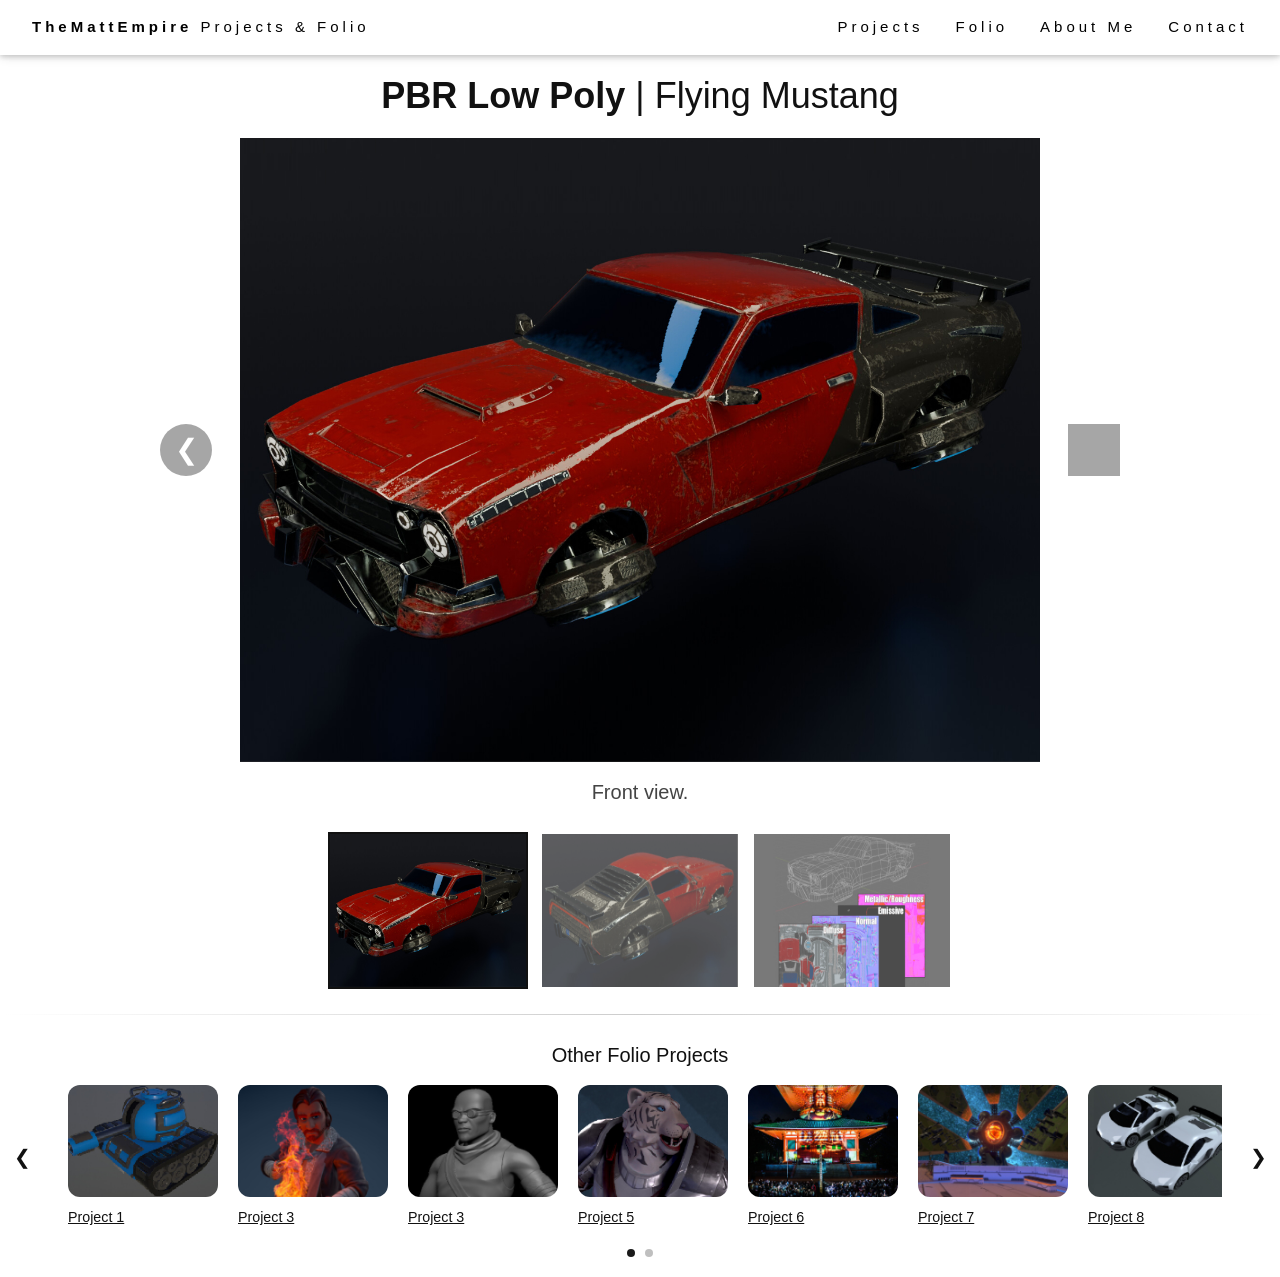
<file: folio_mustang.html>
﻿<!DOCTYPE html>
<html>
<head>
<title>TheMattEmpire | PBR Lowpoly Flying Mustang</title>
<meta charset="UTF-8">
<meta name="viewport" content="width=device-width, initial-scale=1">
<link rel="stylesheet" href="w3.css">
</head>

<style>
body {
  margin: 0;
  font-family: Arial, sans-serif;
  background: white;
  color: #111;
}

/* =========================
   HEADER / LAYOUT
========================= */

.page-header {
  text-align: center;
  padding: 5px;
}

.gallery {
  display: flex;
  flex-direction: column;
  align-items: center;
}

/* =========================
   MAIN IMAGE
========================= */

.main-view {
  width: 100%;
  display: flex;
  flex-direction: column;
  align-items: center;
}

.image-container {
  position: relative;
  display: flex;
  justify-content: center;
  align-items: center;
}

#mainImage {
  width: 80%;
  max-width: 1000px;
  transition: opacity 0.25s ease;
  display: block;
  cursor: zoom-in;
}

/* NAV ARROWS */
.nav-arrow {
  position: absolute;
  top: 50%;
  transform: translateY(-50%);
  width: 52px;
  height: 52px;
  border: none;
  border-radius: 50%;
  background: rgba(0,0,0,0.35);
  color: white;
  font-size: 28px;
  cursor: pointer;
  z-index: 20;
  backdrop-filter: blur(4px);
  transition: background 0.2s, transform 0.2s, opacity 0.2s;
}

.nav-arrow:hover {
  background: rgba(0,0,0,0.55);
  transform: translateY(-50%) scale(1.08);
}

.left-arrow { left: 20px; }
.right-arrow { right: 20px; }

/* CAPTION */
.caption {
  margin-top: 15px;
  font-size: 20px;
  color: #444;
  text-align: center;
  max-width: 800px;
}

/* =========================
   THUMBNAILS
========================= */

.thumbs {
  display: flex;
  gap: 12px;
  margin-top: 25px;
  flex-wrap: wrap;
  justify-content: center;
}

.thumbs img {
  width: 200px;
  cursor: pointer;
  border: 2px solid transparent;
  transition: transform 0.2s, border 0.2s, opacity 0.2s;
  opacity: 0.7;
}

.thumbs img:hover {
  transform: scale(1.05);
  opacity: 1;
}

.thumbs img.active {
  border: 2px solid #111;
  opacity: 1;
}

/* =========================
   LIGHTBOX
========================= */

.lightbox {
  position: fixed;
  inset: 0;
  background: rgba(0,0,0,0.92);
  display: flex;
  justify-content: center;
  align-items: center;
  opacity: 0;
  visibility: hidden;
  transition: opacity 0.25s ease;
  z-index: 9999;
}

.lightbox.active {
  opacity: 1;
  visibility: visible;
}

.lightbox-image {
  max-width: 92%;
  max-height: 92%;
  transform: scale(0.96);
  transition: transform 0.25s ease;
  box-shadow: 0 0 30px rgba(0,0,0,0.5);
}

.lightbox.active .lightbox-image {
  transform: scale(1);
}

.lightbox-arrow {
  position: absolute;
  top: 50%;
  transform: translateY(-50%);
  width: 60px;
  height: 60px;
  border-radius: 50%;
  border: none;
  background: rgba(0,0,0,0.35);
  color: white;
  font-size: 36px;
  cursor: pointer;
  display: flex;
  align-items: center;
  justify-content: center;
  transition: background 0.2s, transform 0.2s;
  z-index: 10000;
}

.lightbox-arrow:hover {
  background: rgba(0,0,0,0.55);
  transform: translateY(-50%) scale(1.08);
}

.lightbox-arrow.left { left: 20px; }
.lightbox-arrow.right { right: 20px; }

.lightbox-caption {
  margin-top: 15px;
  color: white;
  font-size: 20px;
  opacity: 0.85;
  text-align: center;
  max-width: 80%;
}

/* CAPTION FADE */
.caption,
.lightbox-caption {
  transition: opacity 0.25s ease;
}

.caption.fade,
.lightbox-caption.fade {
  opacity: 0;
}

/* =========================
   FOLIO CAROUSEL
========================= */

.folio-carousel-section {
  width: 100%;
  margin-top: 10px;
  padding-bottom: 20px;
}

.folio-carousel-title {
  width: 100%;
  font-size: 20px;
  text-align: center;
  margin: 0 0 15px 0;
}

.folio-carousel-wrapper {
  display: flex;
  align-items: center;
  justify-content: center;
  position: relative;
}

.folio-carousel-track-container {
  overflow: hidden;
  width: 100%;
  max-width: 1200px;
  padding: 0 10px 0 10px;
}

.folio-carousel-track {
  display: flex;
  gap: 20px;
}

.folio-carousel-card {
  flex: 0 0 150px;
}

.folio-carousel-card img {
  width: 100%;
  aspect-ratio: 4 / 3;
  object-fit: cover;
  border-radius: 12px;
  transition: transform 0.35s ease;
}

.folio-carousel-card:hover img {
  transform: scale(1.05);
}

.folio-carousel-card span {
  display: block;
  margin-top: 10px;
  font-size: 0.95rem;
}

/* hide active project */
.folio-carousel-card[data-folio-active="true"] {
  display: none;
}

/* =========================
   ARROWS
========================= */

.folio-carousel-btn {
  width: 44px;
  height: 44px;
  border: none;
  border-radius: 50%;
  cursor: pointer;
  font-size: 20px;
  flex-shrink: 0;
  background: rgba(255,255,255,0.9);
  color: #111;
  transition: opacity 0.3s ease;
}

.folio-carousel-btn:hover {
  opacity: 0.8;
}

.folio-carousel-prev { margin-right: 14px; }
.folio-carousel-next { margin-left: 14px; }

/* =========================
   DOTS
========================= */

.folio-carousel-dots {
  display: flex;
  justify-content: center;
  gap: 10px;
  margin-top: 20px;
}

.folio-carousel-dot {
  width: 8px;
  height: 8px;
  border-radius: 50%;
  background: rgba(0,0,0,0.25);
  cursor: pointer;
}

.folio-carousel-dot.active {
  background: rgba(0,0,0,0.9);
}

/* =========================
   UTILITIES
========================= */

.folio-hidden {
  opacity: 0;
  visibility: hidden;
  pointer-events: none;
}

.folio-divider {
  width: 100%;
  height: 1px;
  background: linear-gradient(
    to right,
    transparent,
    rgba(0,0,0,0.2),
    transparent
  );
  margin: 25px 0;
}

/* =========================
   RESPONSIVE
========================= */

@media (max-width: 1000px) {
  .folio-carousel-card {
    flex: 0 0 25%;
  }
}

@media (max-width: 700px) {
  .folio-carousel-card {
    flex: 0 0 40%;
  }
}

@media (max-width: 480px) {
  .folio-carousel-card {
    flex: 0 0 85%;
  }

  .folio-carousel-btn {
    display: none;
  }
}
</style>

<body>
<!-- Navbar (sit on top) -->
<div class="w3-top">
  <div class="w3-bar w3-white w3-wide w3-padding w3-card">
    <a href="index.html#home" class="w3-bar-item w3-button"><b>TheMattEmpire</b> Projects & Folio</a>
    <!-- Float links to the right. Hide them on small screens -->
    <div class="w3-right w3-hide-small">
      <a href="index.html#projects" class="w3-bar-item w3-button">Projects</a>
      <a href="index.html#folio" class="w3-bar-item w3-button">Folio</a>
      <a href="index.html#about" class="w3-bar-item w3-button">About Me</a>
      <a href="index.html#contact" class="w3-bar-item w3-button">Contact</a>
    </div>
  </div>
</div>

<header class="page-header">
  <h1><br><b>PBR Low Poly</b> | Flying Mustang</h1>
</header>

<main class="gallery">

 <!-- MAIN IMAGE -->
 <div class="main-view">

  <div class="image-container">

    <!-- LEFT -->
    <button class="nav-arrow left-arrow" onclick="previousImage()">
      &#10094;
    </button>

    <!-- IMAGE -->
    <img id="mainImage"
     src="images/folio/mustang_perspective.jpg"
     alt="Project Image"
     loading="eager"
     onclick="openLightbox()">

    <!-- RIGHT -->
    <button class="nav-arrow right-arrow" onclick="nextImage()">
      &#10095;
    </button>

  </div>

</div>

  <!-- Caption -->
  <div id="caption" class="caption">
    Front view.
  </div>

</div>

  <div class="thumbs">

    <img src="images/folio/mustang_perspective_sm.jpg" loading="lazy" onclick="changeImage(0)">
    <img src="images/folio/mustang_perspective_rear_sm.jpg" loading="lazy" onclick="changeImage(1)">
    <img src="images/folio/mustang_wireframe_sm.jpg" loading="lazy" onclick="changeImage(2)">

  </div>

</main>

<!-- LIGHTBOX -->
<div id="lightbox" class="lightbox" onclick="closeLightbox(event)">

  <!-- LEFT -->
  <button class="lightbox-arrow left" onclick="event.stopPropagation(); prevLightboxImage()">
    &#10094;
  </button>

  <!-- CONTENT WRAPPER -->
  <div class="lightbox-content" onclick="event.stopPropagation()">

    <img id="lightboxImage" class="lightbox-image">

    <!-- SHARED CAPTION (same data source as main page) -->
    <div id="lightboxCaption" class="lightbox-caption"></div>

  </div>

  <!-- RIGHT -->
  <button class="lightbox-arrow right" onclick="event.stopPropagation(); nextLightboxImage()">
    &#10095;
  </button>

</div>
</div>
<div class="folio-divider"></div>
<section class="folio-carousel-section">

  <h2 class="folio-carousel-title">Other Folio Projects</h2>

  <div class="folio-carousel-wrapper">

    <button class="folio-carousel-btn folio-carousel-prev">
      &#10094;
    </button>

    <div class="folio-carousel-track-container">
      <div class="folio-carousel-track">

        <!-- CURRENT PAGE -->
        <a href="folio_mustang.html"
           class="folio-carousel-card"
           data-folio-active="true">

          <img src="images/folio/list_mustang.jpg" alt="">
          <span>Project 1</span>
        </a>

        <!-- OTHER PROJECTS -->
        <a href="folio_tank.html" class="folio-carousel-card">
          <img src="images/folio/list_tank.jpg" alt="">
          <span>Project 1</span>
        </a>

        <a href="folio_caleb.html" class="folio-carousel-card">
          <img src="images/folio/list_caleb.jpg" alt="">
          <span>Project 3</span>
        </a>

        <a href="folio_thug.html" class="folio-carousel-card">
          <img src="images/folio/list_thug.jpg" alt="">
          <span>Project 3</span>
        </a>

        <a href="folio_mersharr.html" class="folio-carousel-card">
          <img src="images/folio/list_mersharr.jpg" alt="">
          <span>Project 5</span>
        </a>

        <a href="folio_freelance.html" class="folio-carousel-card">
          <img src="images/folio/list_freelance.jpg" alt="">
          <span>Project 6</span>
        </a>

        <a href="folio_hexgallery.html" class="folio-carousel-card">
          <img src="images/folio/list_hexgallery.jpg" alt="">
          <span>Project 7</span>
        </a>

        <a href="folio_optimisedcars.html" class="folio-carousel-card">
          <img src="images/folio/list_optimisedcars.jpg" alt="">
          <span>Project 8</span>
        </a>

      </div>
    </div>

    <button class="folio-carousel-btn folio-carousel-next">
      &#10095;
    </button>

  </div>

  <div class="folio-carousel-dots"></div>

</section>
<script>
document.addEventListener("DOMContentLoaded", () => {

  /* =========================
     MAIN GALLERY
  ========================= */

  const mainImage = document.getElementById("mainImage");
  const caption = document.getElementById("caption");
  const thumbs = document.querySelectorAll(".thumbs img");

  const lightbox = document.getElementById("lightbox");
  const lightboxImage = document.getElementById("lightboxImage");
  const lightboxCaption = document.getElementById("lightboxCaption");

  let currentIndex = 0;

/* Gallery data (easy to expand) */
const galleryData = [
  {
    src: "images/folio/mustang_perspective.jpg",
    text: "Front view."
  },
  {
    src: "images/folio/mustang_perspective_rear.jpg",
    text: "Rear view."
  },
  {
    src: "images/folio/mustang_wireframe.jpg",
    text: "Wireframe and textures."
  }
];

  /* =========================
     THUMB ACTIVE STATE
  ========================= */

  function updateActiveThumb(index) {
    thumbs.forEach(t => t.classList.remove("active"));

    if (thumbs[index]) {
      thumbs[index].classList.add("active");
    }
  }

  /* =========================
     IMAGE CHANGE
  ========================= */

  function changeImage(index) {

    currentIndex = index;

    mainImage.style.opacity = 0;

    setTimeout(() => {

      mainImage.src = galleryData[index].src;

      mainImage.style.opacity = 1;

      updateActiveThumb(index);

    }, 200);

    caption.classList.add("fade");

    setTimeout(() => {

      caption.textContent = galleryData[index].text;

      caption.classList.remove("fade");

    }, 150);

    preloadAdjacent(index);
  }

  /* =========================
     NEXT / PREVIOUS
  ========================= */

  function nextImage() {

    currentIndex =
      (currentIndex + 1) % galleryData.length;

    changeImage(currentIndex);
  }

  function previousImage() {

    currentIndex =
      (currentIndex - 1 + galleryData.length) %
      galleryData.length;

    changeImage(currentIndex);
  }

  /* =========================
     PRELOAD
  ========================= */

  function preloadImage(src) {
    const img = new Image();
    img.src = src;
  }

  function preloadAdjacent(index) {

    const next =
      (index + 1) % galleryData.length;

    const prev =
      (index - 1 + galleryData.length) %
      galleryData.length;

    preloadImage(galleryData[next].src);
    preloadImage(galleryData[prev].src);
  }

  /* =========================
     LIGHTBOX
  ========================= */

  function openLightbox() {

    updateLightboxImage();

    lightbox.classList.add("active");
  }

  function closeLightbox() {

    lightbox.classList.remove("active");
  }

  function updateLightboxImage() {

    const data = galleryData[currentIndex];

    lightboxImage.src = data.src;

    lightboxCaption.classList.add("fade");

    setTimeout(() => {

      lightboxCaption.textContent = data.text;

      lightboxCaption.classList.remove("fade");

    }, 150);
  }

  function nextLightboxImage() {

    currentIndex =
      (currentIndex + 1) % galleryData.length;

    updateLightboxImage();
  }

  function prevLightboxImage() {

    currentIndex =
      (currentIndex - 1 + galleryData.length) %
      galleryData.length;

    updateLightboxImage();
  }

  /* =========================
     KEYBOARD
  ========================= */

  document.addEventListener("keydown", (e) => {

    if (!lightbox.classList.contains("active")) {

      if (e.key === "ArrowRight") {
        nextImage();
      }

      if (e.key === "ArrowLeft") {
        previousImage();
      }

      return;
    }

    if (e.key === "Escape") {
      closeLightbox();
    }

    if (e.key === "ArrowRight") {
      nextLightboxImage();
    }

    if (e.key === "ArrowLeft") {
      prevLightboxImage();
    }
  });

  /* =========================
     SWIPE SUPPORT
  ========================= */

  let touchStartX = 0;
  let touchEndX = 0;

  mainImage.addEventListener("touchstart", (e) => {

    touchStartX =
      e.changedTouches[0].screenX;
  });

  mainImage.addEventListener("touchend", (e) => {

    touchEndX =
      e.changedTouches[0].screenX;

    const swipeDistance =
      touchEndX - touchStartX;

    if (Math.abs(swipeDistance) < 50) return;

    if (swipeDistance < 0) {
      nextImage();
    } else {
      previousImage();
    }
  });

  /* =========================
     INIT GALLERY
  ========================= */

  updateActiveThumb(0);
  preloadAdjacent(0);
  changeImage(0);

  /* =========================
     FOLIO CAROUSEL
  ========================= */

  const folioTrack =
    document.querySelector(".folio-carousel-track");

  const folioCards =
    [...document.querySelectorAll(".folio-carousel-card")]
      .filter(card =>
        card.dataset.folioActive !== "true"
      );

  const folioPrevBtn =
    document.querySelector(".folio-carousel-prev");

  const folioNextBtn =
    document.querySelector(".folio-carousel-next");

  const folioDotsContainer =
    document.querySelector(".folio-carousel-dots");

  let folioIndex = 0;

  function folioGetVisibleCards() {

    if (window.innerWidth <= 480) return 1;
    if (window.innerWidth <= 700) return 2;
    if (window.innerWidth <= 1000) return 3;

    return 4;
  }

  function folioUpdateDots() {

    const dots =
      document.querySelectorAll(".folio-carousel-dot");

    const visibleCards =
      folioGetVisibleCards();

    const activePage =
      Math.floor(folioIndex / visibleCards);

    dots.forEach((dot, i) => {

      dot.classList.toggle(
        "active",
        i === activePage
      );
    });
  }

  function folioUpdateArrows() {

    const visibleCards =
      folioGetVisibleCards();

    const totalCards =
      folioCards.length;

    const hide =
      totalCards <= visibleCards;

    folioPrevBtn.style.display =
      hide ? "none" : "";

    folioNextBtn.style.display =
      hide ? "none" : "";
  }

  function folioUpdateCarousel() {

    if (!folioCards.length) return;

    const cardWidth =
      folioCards[0].offsetWidth + 20;

    folioTrack.style.transform =
      `translateX(-${folioIndex * cardWidth}px)`;

    folioUpdateDots();
    folioUpdateArrows();
  }

  function folioCreateDots() {

    folioDotsContainer.innerHTML = "";

    const visibleCards =
      folioGetVisibleCards();

    const totalPages =
      Math.ceil(
        folioCards.length / visibleCards
      );

    if (totalPages <= 1) {

      folioDotsContainer.style.display =
        "none";

      return;
    }

    folioDotsContainer.style.display =
      "flex";

    for (let i = 0; i < totalPages; i++) {

      const dot =
        document.createElement("div");

      dot.classList.add("folio-carousel-dot");

      dot.addEventListener("click", () => {

        folioIndex =
          i * visibleCards;

        folioUpdateCarousel();
      });

      folioDotsContainer.appendChild(dot);
    }

    folioUpdateDots();
  }

  /* =========================
     CAROUSEL BUTTONS
  ========================= */

  folioPrevBtn.addEventListener("click", () => {

    if (folioIndex > 0) {

      folioIndex--;

      folioUpdateCarousel();
    }
  });

  folioNextBtn.addEventListener("click", () => {

    const visibleCards =
      folioGetVisibleCards();

    if (
      folioIndex <
      folioCards.length - visibleCards
    ) {

      folioIndex++;

      folioUpdateCarousel();
    }
  });

  /* =========================
     RESIZE
  ========================= */

  window.addEventListener("resize", () => {

    folioCreateDots();
    folioUpdateCarousel();
    folioUpdateArrows();
  });

  /* =========================
     EXPOSE FUNCTIONS
     FOR INLINE HTML
  ========================= */

  window.changeImage = changeImage;
  window.nextImage = nextImage;
  window.previousImage = previousImage;

  window.openLightbox = openLightbox;
  window.closeLightbox = closeLightbox;

  window.nextLightboxImage =
    nextLightboxImage;

  window.prevLightboxImage =
    prevLightboxImage;

  /* =========================
     INIT CAROUSEL
  ========================= */

  folioCreateDots();
  folioUpdateCarousel();
  folioUpdateArrows();

});
</script>

</body>
</html>
</file>
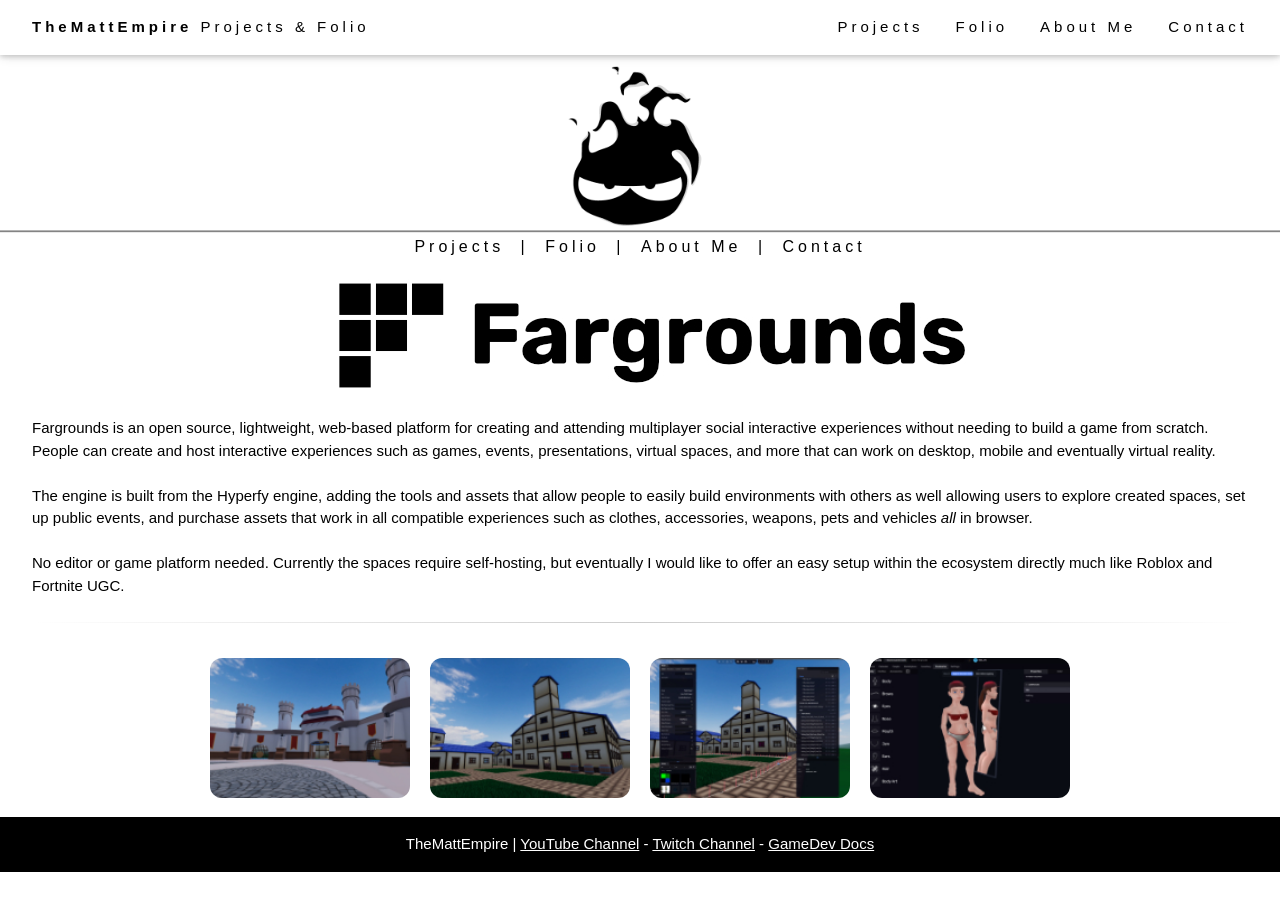
<file: project_fargrounds.html>
<!DOCTYPE html>
<html>
<head>
<title>TheMattEmpire | Fargrounds</title>
<meta charset="UTF-8">
<meta name="viewport" content="width=device-width, initial-scale=1">
<link rel="stylesheet" href="w3.css">
</head>
<body>

<!-- Navbar (sit on top) -->
<div class="w3-top">
  <div class="w3-bar w3-white w3-wide w3-padding w3-card">
    <a href="index.html#home" class="w3-bar-item w3-button"><b>TheMattEmpire</b> Projects & Folio</a>
    <!-- Float links to the right. Hide them on small screens -->
    <div class="w3-right w3-hide-small">
      <a href="index.html#projects" class="w3-bar-item w3-button">Projects</a>
      <a href="index.html#folio" class="w3-bar-item w3-button">Folio</a>
      <a href="index.html#about" class="w3-bar-item w3-button">About Me</a>
      <a href="index.html#contact" class="w3-bar-item w3-button">Contact</a>
    </div>
  </div>
</div>

<!-- Header -->
<header class="w3-display-container w3-content w3-wide hero" id="home">

  <img class="overlay-gif w3-display-middle" src="images/AnimatedLogo.gif" width="200" height="200">

  <div class="bottom-links">
    <a href="index.html#projects">Projects</a> |
    <a href="index.html#folio">Folio</a> |
    <a href="index.html#about">About Me</a> |
    <a href="index.html#contact">Contact</a>
  </div>

</header>

<!-- Page content -->
<div class="w3-content w3-padding" style="max-width:1564px">

  <!-- About Fargrounds -->
  
  <div class="w3-container w3-padding-32" id="fargrounds">
  <img src="images/projects/Logo_Fargrounds.jpg" alt="Fargrounds Logo" style="display:block; margin:auto; justify-content: center; align-items: center;">
    <p>Fargrounds is an open source,&nbsp;lightweight, web-based platform for creating and attending multiplayer social interactive experiences without needing to build a game from scratch. People can create and host interactive experiences such as games, events, presentations, virtual spaces, and more that can work on desktop, mobile and eventually virtual reality.<br><br>The engine is built from the Hyperfy engine, adding the tools and assets that allow people to easily build environments with others as well allowing users to explore created spaces, set up public events, and purchase assets that work in all compatible experiences such as clothes, accessories, weapons, pets and vehicles <em>all</em> in browser.<br><br>No editor or game platform needed. Currently the spaces require self-hosting, but eventually I would like to offer an easy setup within the ecosystem directly much like Roblox and Fortnite UGC.
    </p>    
    <div class="folio-divider"></div>

<section class="gallery-carousel-section">

  <div class="gallery-carousel-wrapper">

    <button class="gallery-carousel-btn gallery-prev">
      &#10094;
    </button>

    <div class="gallery-carousel-track-container">

      <div class="gallery-carousel-track">

        <!-- IMAGE 1 -->
        <img
          class="gallery-carousel-image"
          src="images/projects/fargrounds_1_sm.jpg"
          data-full="images/projects/fargrounds_1.jpg"
          data-caption="Fargrounds Screenshot 1.">

        <!-- IMAGE 2 -->
        <img
          class="gallery-carousel-image"
          src="images/projects/fargrounds_2_sm.jpg"
          data-full="images/projects/fargrounds_2.jpg"
          data-caption="Fargrounds Screenshot 2.">

        <!-- IMAGE 3 -->
        <img
          class="gallery-carousel-image"
          src="images/projects/fargrounds_3_sm.jpg"
          data-full="images/projects/fargrounds_3.jpg"
          data-caption="Fargrounds Screenshot 3.">

        <!-- IMAGE 4 -->
        <img
          class="gallery-carousel-image"
          src="images/projects/fargrounds_4_sm.jpg"
          data-full="images/projects/fargrounds_4.jpg"
          data-caption="Fargrounds Screenshot 4.">
        <!-- ADD MORE IMAGES -->

      </div>

    </div>

    <button class="gallery-carousel-btn gallery-next">
      &#10095;
    </button>

  </div>

  <div class="gallery-carousel-dots"></div>

</section>

<!-- LIGHTBOX -->

<div class="gallery-lightbox">

  <!-- LEFT -->
  <button class="gallery-lightbox-arrow gallery-lightbox-prev">
    &#10094;
  </button>

  <div class="gallery-lightbox-content">

    <img class="gallery-lightbox-image">

    <div class="gallery-lightbox-caption"></div>

  </div>

  <!-- RIGHT -->
  <button class="gallery-lightbox-arrow gallery-lightbox-next">
    &#10095;
  </button>
    </div>
  </div>

</div>

<!-- Footer -->
<footer class="w3-center w3-black w3-padding-16">
  <p>TheMattEmpire | <a href="https://www.youtube.com/@themattempire42" title="YouTube Channel" target="_blank" class="w3-hover-text-green">YouTube Channel</a> - <a href="https://www.twitch.tv/themattempire42" title="Twitch Channel" target="_blank" class="w3-hover-text-green">Twitch Channel</a> - <a href="https://themattempire.gitbook.io/documentation" title="GameDev Docs" target="_blank" class="w3-hover-text-green">GameDev Docs</a></p>
</footer>

</body>
 <style>

 .center {
  display: flex;
  justify-content: center;
  align-items: center;
} 

 /* =========================
   CAROUSEL
========================= */

.gallery-carousel-section {
  width: 100%;
  padding: 10px 0;
}

.gallery-carousel-wrapper {
  display: flex;
  align-items: center;
  justify-content: center;

  width: 100%;

  position: relative;
}

.gallery-carousel-track-container {
  overflow: hidden;

  width: 100%;
  max-width: 1100px;

  display: flex;
  justify-content: center;
}

.gallery-carousel-track {
  display: flex;
  gap: 20px;

  justify-content: center;

  transition: transform 0.45s ease;
}

.gallery-carousel-image {
  flex: 0 0 200px;
  width: 200px;
  height: 140px;

  object-fit: cover;

  border-radius: 12px;

  cursor: pointer;

  transition:
    transform 0.3s ease,
    opacity 0.3s ease;
}

.gallery-carousel-image:hover {
  transform: scale(1.06);
}

/* =========================
   ARROWS
========================= */

.gallery-carousel-btn {
  width: 44px;
  height: 44px;

  border: none;
  border-radius: 50%;

  background: rgba(0,0,0,0.08);

  cursor: pointer;

  font-size: 22px;

  transition:
    opacity 0.25s ease,
    background 0.25s ease;

  flex-shrink: 0;
}

.gallery-carousel-btn:hover {
  background: rgba(0,0,0,0.15);
}

.gallery-prev {
  margin-right: 15px;
}

.gallery-next {
  margin-left: 15px;
}

/* LIGHTBOX ARROWS */

.gallery-lightbox-arrow {
  position: absolute;
  top: 50%;
  transform: translateY(-50%);

  width: 60px;
  height: 60px;

  border: none;
  border-radius: 50%;

  background: rgba(255,255,255,0.15);

  color: white;

  font-size: 32px;

  cursor: pointer;

  z-index: 10000;

  transition:
    background 0.25s ease,
    transform 0.25s ease;
}

.gallery-lightbox-arrow:hover {
  background: rgba(255,255,255,0.25);
  transform: translateY(-50%) scale(1.08);
}

.gallery-lightbox-prev {
  left: 30px;
}

.gallery-lightbox-next {
  right: 30px;
}
/* =========================
   DOTS
========================= */

.gallery-carousel-dots {
  display: flex;
  justify-content: center;
  gap: 10px;

  margin-top: 22px;
}

.gallery-carousel-dot {
  width: 8px;
  height: 8px;

  border-radius: 50%;

  background: rgba(0,0,0,0.25);

  cursor: pointer;

  transition: background 0.25s ease;
}

.gallery-carousel-dot.active {
  background: rgba(0,0,0,0.9);
}

/* =========================
   LIGHTBOX
========================= */

.gallery-lightbox {
  position: fixed;
  inset: 0;

  background: rgba(0,0,0,0.7);

  backdrop-filter: blur(8px);

  display: flex;
  justify-content: center;
  align-items: center;

  opacity: 0;
  visibility: hidden;

  transition: opacity 0.25s ease;

  z-index: 9999;
}

.gallery-lightbox.active {
  opacity: 1;
  visibility: visible;
}

.gallery-lightbox-content {
  display: flex;
  flex-direction: column;
  align-items: center;
}

.gallery-lightbox-image {
  max-width: 90vw;
  max-height: 80vh;

  border-radius: 14px;

  box-shadow:
    0 20px 60px rgba(0,0,0,0.4);
}

.gallery-lightbox-caption {
  margin-top: 16px;

  font-size: 18px;
  color: white;

  text-align: center;
}

/* =========================
   RESPONSIVE
========================= */

@media (max-width: 700px) {

  .gallery-carousel-image {
    flex: 0 0 160px;
    width: 160px;
    height: 110px;
  }

}

@media (max-width: 480px) {

  .gallery-carousel-btn {
    display: none;
  }

}

 /* =========================
   DOTS STYLE
   ========================= */

 .dot-container {
  text-align: center;
  margin-top: 10px;
}

.dot {
  height: 10px;
  width: 10px;
  margin: 0 5px;

  background-color: #bbb;
  border-radius: 50%;

  display: inline-block;
  cursor: pointer;

  transition: background 0.3s;
}

.dot.active {
  background-color: #333;
}

/* =========================
   GLOBAL CARD STYLE
   ========================= */

.portfolio-card {
  display: block;
  text-decoration: none;
  color: inherit;
  overflow: hidden;
}

/* smooth zoom */
.portfolio-card img {
  width: 100%;
  display: block;

  transition: transform 0.3s ease;
  transform-origin: center;
}

.portfolio-card:hover img {
  transform: scale(1.04);
}

/* =========================
   CAROUSEL
   ========================= */

.gallery-wrapper {
  position: relative;
  width: 100%;
  overflow: hidden;
  margin-top: 1px;
}

.gallery-container {
  display: flex;
  overflow-x: auto;
  overflow-y: hidden;
  scroll-behavior: smooth;

  scrollbar-width: none;
}

.gallery-container::-webkit-scrollbar {
  display: none;
}

.gallery-item {
  flex: 0 0 25%;
  padding: 8px;
  box-sizing: border-box;
}

/* arrows */
.gallery-btn {
  position: absolute;
  top: 50%;
  transform: translateY(-50%);
  z-index: 100;

  background: rgba(0,0,0,0.6);
  color: white;

  border: none;
  padding: 14px 18px;

  cursor: pointer;
  font-size: 24px;
}

.gallery-btn.left { left: 10px; }
.gallery-btn.right { right: 10px; }

.gallery-btn:hover {
  background: rgba(0,0,0,0.9);
}

/* responsive */
@media (max-width: 768px) {
  .gallery-item { flex: 0 0 50%; }
}

@media (max-width: 480px) {
  .gallery-item { flex: 0 0 100%; }
}

.hero {
  position: relative;
  max-width: 1500px;
  height: 260px;
  background: url("images/splash.jpg") center/cover no-repeat;
  overflow: hidden;
}

/* bottom nav */
.bottom-links {
  position: absolute;
  bottom: 1px;
  left: 50%;
  transform: translateX(-50%);
  text-align: center;
  font-size: 16px;
  z-index: 3;
}

/* link styling */
.bottom-links a {
  color: black;
  text-decoration: none;
  padding: 0 8px;
  font-weight: 500;
}

.bottom-links a:hover {
  text-decoration: underline;
}

.folio-divider {
  width: 100%;
  height: 1px;
  background: linear-gradient(
    to right,
    transparent,
    rgba(0,0,0,0.2),
    transparent
  );
  margin: 25px 0;
}
  </style>

  <script>
document.addEventListener("DOMContentLoaded", () => {

  const track =
    document.querySelector(".gallery-carousel-track");

  const images =
    [...document.querySelectorAll(".gallery-carousel-image")];

  const prevBtn =
    document.querySelector(".gallery-prev");

  const nextBtn =
    document.querySelector(".gallery-next");

  const dotsContainer =
    document.querySelector(".gallery-carousel-dots");

  const lightbox =
    document.querySelector(".gallery-lightbox");

  const lightboxImage =
    document.querySelector(".gallery-lightbox-image");

  const lightboxCaption =
    document.querySelector(".gallery-lightbox-caption");

  const lightboxPrev =
    document.querySelector(".gallery-lightbox-prev");

  const lightboxNext =
    document.querySelector(".gallery-lightbox-next");

  let carouselIndex = 0;
  let activeImageIndex = 0;

  /* =========================
     VISIBLE IMAGES
  ========================= */

  function getVisibleImages() {

    if (window.innerWidth <= 480) return 1;
    if (window.innerWidth <= 700) return 2;
    if (window.innerWidth <= 1000) return 3;

    return 4;
  }

  /* =========================
     UPDATE CAROUSEL
  ========================= */

  function updateCarousel() {

    if (!images.length) return;

    const imageWidth =
      images[0].offsetWidth + 20;

    track.style.transform =
      `translateX(-${carouselIndex * imageWidth}px)`;

    updateDots();
    updateControls();
  }

  /* =========================
     UPDATE ARROWS / DOTS
  ========================= */

  function updateControls() {

    const visible =
      getVisibleImages();

    const total =
      images.length;

    const canScroll =
      total > visible;

    prevBtn.style.display =
      canScroll ? "" : "none";

    nextBtn.style.display =
      canScroll ? "" : "none";

    dotsContainer.style.display =
      canScroll ? "flex" : "none";
  }

  /* =========================
     DOTS
  ========================= */

  function createDots() {

    dotsContainer.innerHTML = "";

    const visible =
      getVisibleImages();

    const totalPages =
      Math.ceil(images.length / visible);

    if (totalPages <= 1) return;

    for (let i = 0; i < totalPages; i++) {

      const dot =
        document.createElement("div");

      dot.classList.add("gallery-carousel-dot");

      dot.addEventListener("click", () => {

        carouselIndex =
          i * visible;

        updateCarousel();
      });

      dotsContainer.appendChild(dot);
    }

    updateDots();
  }

  function updateDots() {

    const dots =
      document.querySelectorAll(".gallery-carousel-dot");

    const visible =
      getVisibleImages();

    const activePage =
      Math.floor(carouselIndex / visible);

    dots.forEach((dot, i) => {

      dot.classList.toggle(
        "active",
        i === activePage
      );
    });
  }

  /* =========================
     CAROUSEL BUTTONS
  ========================= */

  prevBtn.addEventListener("click", () => {

    if (carouselIndex > 0) {

      carouselIndex--;

      updateCarousel();
    }
  });

  nextBtn.addEventListener("click", () => {

    const visible =
      getVisibleImages();

    if (
      carouselIndex <
      images.length - visible
    ) {

      carouselIndex++;

      updateCarousel();
    }
  });

  /* =========================
     OPEN LIGHTBOX
  ========================= */

  function openLightbox(index) {

    activeImageIndex = index;

    const image =
      images[activeImageIndex];

    lightboxImage.src =
      image.dataset.full;

    lightboxCaption.textContent =
      image.dataset.caption;

    lightbox.classList.add("active");
  }

  /* =========================
     CLOSE LIGHTBOX
  ========================= */

  function closeLightbox() {

    lightbox.classList.remove("active");
  }

  /* =========================
     NEXT / PREVIOUS LIGHTBOX
  ========================= */

  function nextLightboxImage() {

    activeImageIndex =
      (activeImageIndex + 1) %
      images.length;

    openLightbox(activeImageIndex);
  }

  function prevLightboxImage() {

    activeImageIndex =
      (activeImageIndex - 1 + images.length) %
      images.length;

    openLightbox(activeImageIndex);
  }

  /* =========================
     IMAGE CLICK
  ========================= */

  images.forEach((image, index) => {

    image.addEventListener("click", () => {

      openLightbox(index);
    });
  });

  /* =========================
     LIGHTBOX EVENTS
  ========================= */

  lightbox.addEventListener("click", (e) => {

    if (e.target === lightbox) {

      closeLightbox();
    }
  });

  lightboxNext.addEventListener("click", (e) => {

    e.stopPropagation();

    nextLightboxImage();
  });

  lightboxPrev.addEventListener("click", (e) => {

    e.stopPropagation();

    prevLightboxImage();
  });

  /* =========================
     KEYBOARD
  ========================= */

  document.addEventListener("keydown", (e) => {

    if (!lightbox.classList.contains("active"))
      return;

    if (e.key === "Escape") {
      closeLightbox();
    }

    if (e.key === "ArrowRight") {
      nextLightboxImage();
    }

    if (e.key === "ArrowLeft") {
      prevLightboxImage();
    }
  });

  /* =========================
     RESIZE
  ========================= */

  window.addEventListener("resize", () => {

    createDots();
    updateCarousel();
  });

  /* =========================
     INIT
  ========================= */

  createDots();
  updateCarousel();

});
</script>

</html>
</file>
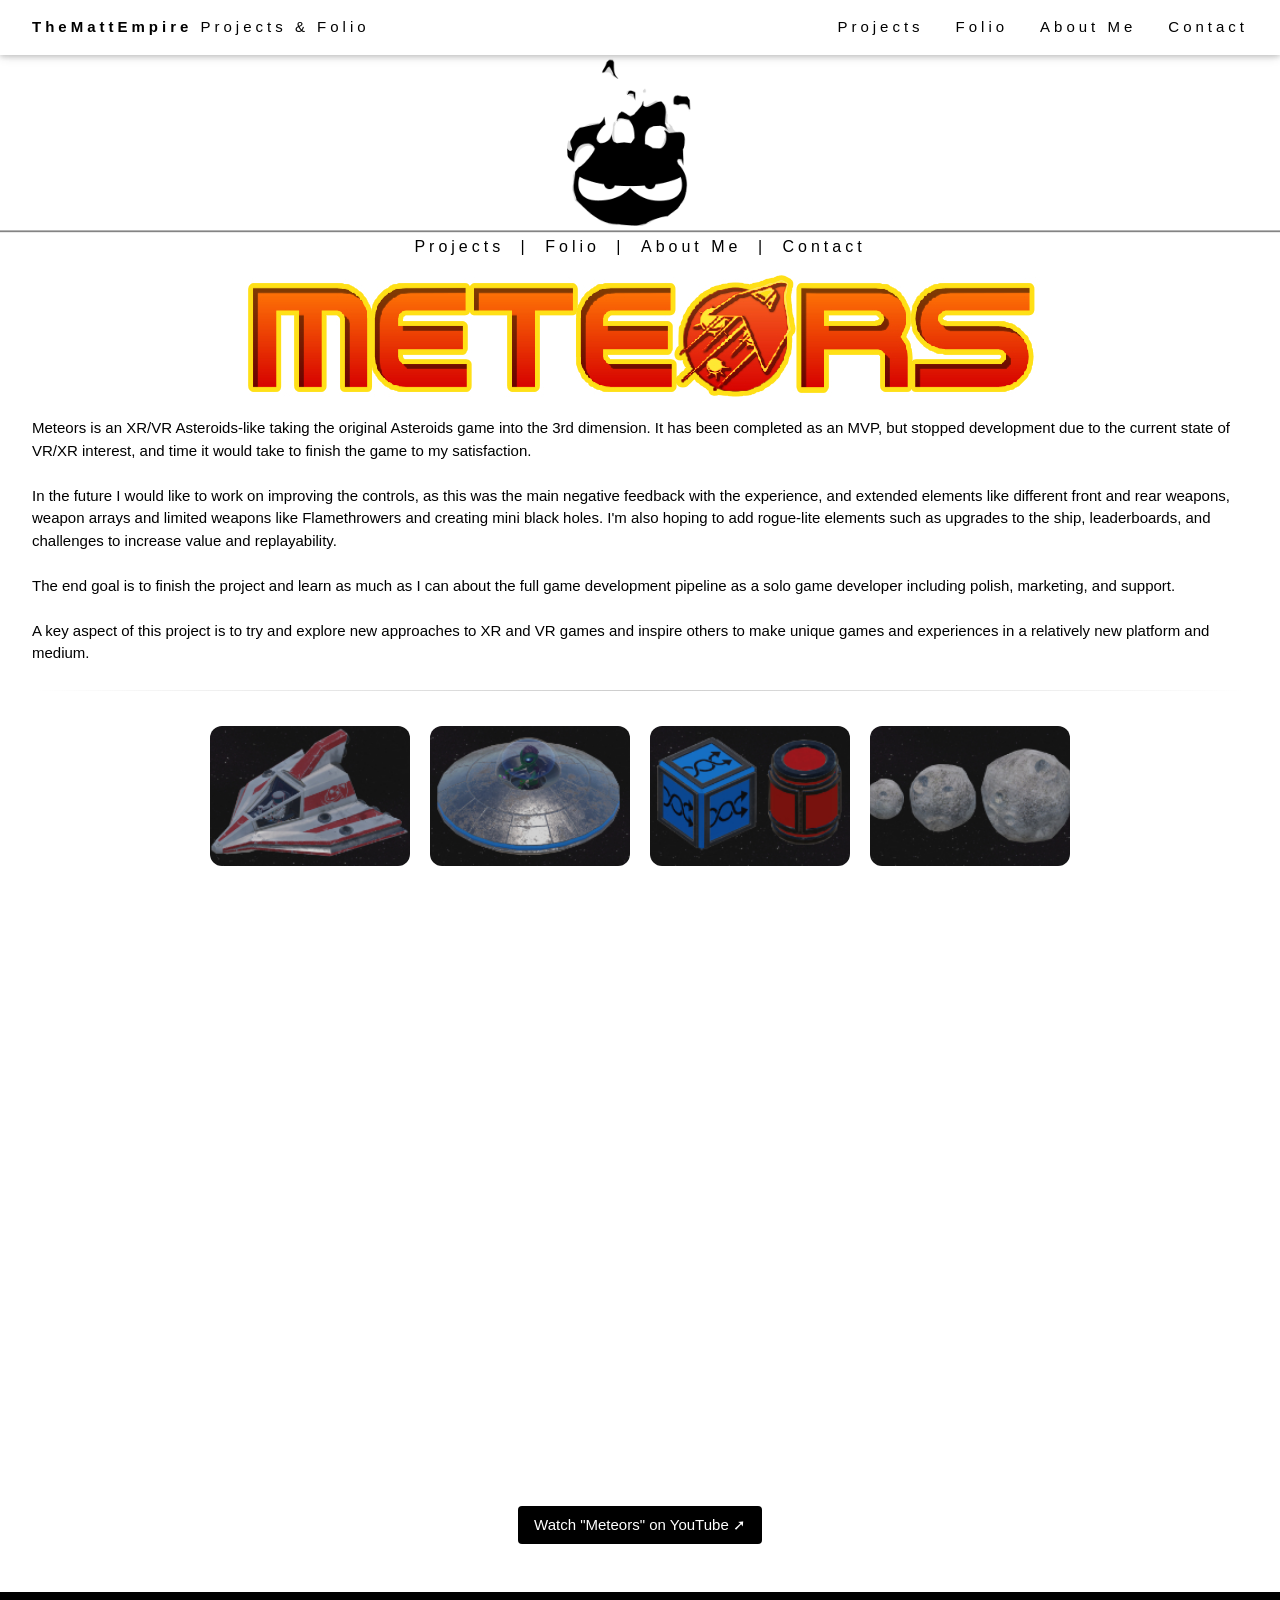
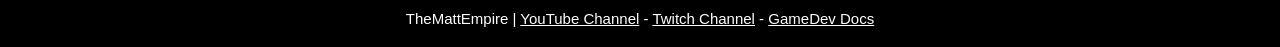
<file: project_meteors.html>
<!DOCTYPE html>
<html>
<head>
<title>TheMattEmpire | Projects & Folio</title>
<meta charset="UTF-8">
<meta name="viewport" content="width=device-width, initial-scale=1">
<link rel="stylesheet" href="w3.css">
</head>
<body>

<!-- Navbar (sit on top) -->
<div class="w3-top">
  <div class="w3-bar w3-white w3-wide w3-padding w3-card">
    <a href="#home" class="w3-bar-item w3-button"><b>TheMattEmpire</b> Projects & Folio</a>
    <!-- Float links to the right. Hide them on small screens -->
    <div class="w3-right w3-hide-small">
      <a href="#projects" class="w3-bar-item w3-button">Projects</a>
      <a href="#folio" class="w3-bar-item w3-button">Folio</a>
      <a href="#about" class="w3-bar-item w3-button">About Me</a>
      <a href="#contact" class="w3-bar-item w3-button">Contact</a>
    </div>
  </div>
</div>

<!-- Header -->
<header class="w3-display-container w3-content w3-wide hero" id="home">

  <img class="overlay-gif w3-display-middle" src="images/AnimatedLogo.gif" width="200" height="200">

  <div class="bottom-links">
    <a href="#projects">Projects</a> |
    <a href="#folio">Folio</a> |
    <a href="#about">About Me</a> |
    <a href="#contact">Contact</a>
  </div>

</header>

<!-- Page content -->
<div class="w3-content w3-padding" style="max-width:1564px">

  <!-- About Meteors -->
  
  <div class="w3-container w3-padding-32" id="meteors">
  <img src="images/projects/Logo_Meteors.jpg" style="display:block; margin:auto; justify-content: center;  align-items: center;">
    <p>Meteors is an XR/VR Asteroids-like taking the original Asteroids game into the 3rd dimension. It has been completed as an MVP, but stopped development due to the current state of VR/XR interest, and time it would take to finish the game to my satisfaction.<br><br>In the future I would like to work on improving the controls, as this was the main negative feedback with the experience, and extended elements like different front and rear weapons, weapon arrays and limited weapons like Flamethrowers and creating mini black holes. I'm also hoping to add rogue-lite elements such as upgrades to the ship, leaderboards, and challenges to increase value and replayability.<br><br>The end goal is to finish the project and learn as much as I can about the full game development pipeline as a solo game developer including polish, marketing, and support.<br><br>A key aspect of this project is to try and explore new approaches to XR and VR games and inspire others to make unique games and experiences in a relatively new platform and medium.
    </p>    
    <div class="folio-divider"></div>

<section class="gallery-carousel-section">

  <div class="gallery-carousel-wrapper">

    <button class="gallery-carousel-btn gallery-prev">
      &#10094;
    </button>

    <div class="gallery-carousel-track-container">

      <div class="gallery-carousel-track">

        <!-- IMAGE 1 -->
        <img
          class="gallery-carousel-image"
          src="images/projects/meteors_1_sm.jpg"
          data-full="images/projects/meteors_1.jpg"
          data-caption="Player Ship Asset.">

        <!-- IMAGE 2 -->
        <img
          class="gallery-carousel-image"
          src="images/projects/meteors_2_sm.jpg"
          data-full="images/projects/meteors_2.jpg"
          data-caption="Enemy UFO Asset.">

        <!-- IMAGE 3 -->
        <img
          class="gallery-carousel-image"
          src="images/projects/meteors_3_sm.jpg"
          data-full="images/projects/meteors_3.jpg"
          data-caption="Basic Pickup and Limited Weapon Pickup.">

        <!-- IMAGE 4 -->
        <img
          class="gallery-carousel-image"
          src="images/projects/meteors_4_sm.jpg"
          data-full="images/projects/meteors_4.jpg"
          data-caption="Asteroid Variants.">
        <!-- ADD MORE IMAGES -->

      </div>

    </div>

    <button class="gallery-carousel-btn gallery-next">
      &#10095;
    </button>

  </div>

  <div class="gallery-carousel-dots"></div>

</section>

<!-- LIGHTBOX -->

<div class="gallery-lightbox">

  <!-- LEFT -->
  <button class="gallery-lightbox-arrow gallery-lightbox-prev">
    &#10094;
  </button>

  <div class="gallery-lightbox-content">

    <img class="gallery-lightbox-image">

    <div class="gallery-lightbox-caption"></div>

  </div>

  <!-- RIGHT -->
  <button class="gallery-lightbox-arrow gallery-lightbox-next">
    &#10095;
  </button>
    </div>
  </div>

  <div class="video-container">
    <iframe
      width="100%"
      height="100%"
      src="https://www.youtube.com/embed/Y6bi7oau2VI"
      title="YouTube video player"
      frameborder="0"
      allow="accelerometer; autoplay; clipboard-write; encrypted-media; gyroscope; picture-in-picture; web-share"
      referrerpolicy="strict-origin-when-cross-origin"
      allowfullscreen>
    </iframe>
  </div>

  <p class="w3-center" style="margin-top: -20px; margin-bottom: 40px;">
    <a href="https://www.youtube.com/watch?v=Y6bi7oau2VI" target="_blank" rel="noopener noreferrer" class="w3-button w3-black w3-round">
      Watch "Meteors" on YouTube &#10138;
    </a>
  </p>

</div>

<!-- Footer -->
<footer class="w3-center w3-black w3-padding-16">
  <p>TheMattEmpire | <a href="https://www.youtube.com/@themattempire42" title="YouTube Channel" target="_blank" class="w3-hover-text-green">YouTube Channel</a> - <a href="https://www.twitch.tv/themattempire42" title="Twitch Channel" target="_blank" class="w3-hover-text-green">Twitch Channel</a> - <a href="https://themattempire.gitbook.io/documentation" title="GameDev Docs" target="_blank" class="w3-hover-text-green">GameDev Docs</a></p>
</footer>

</body>
 <style>

 .center {
  display: flex;
  justify-content: center;
  align-items: center;
} 

 /* =========================
   CAROUSEL
========================= */

.gallery-carousel-section {
  width: 100%;
  padding: 10px 0;
}

.gallery-carousel-wrapper {
  display: flex;
  align-items: center;
  justify-content: center;

  width: 100%;

  position: relative;
}

.gallery-carousel-track-container {
  overflow: hidden;

  width: 100%;
  max-width: 1100px;

  display: flex;
  justify-content: center;
}

.gallery-carousel-track {
  display: flex;
  gap: 20px;

  justify-content: center;

  transition: transform 0.45s ease;
}

.gallery-carousel-image {
  flex: 0 0 200px;
  width: 200px;
  height: 140px;

  object-fit: cover;

  border-radius: 12px;

  cursor: pointer;

  transition:
    transform 0.3s ease,
    opacity 0.3s ease;
}

.gallery-carousel-image:hover {
  transform: scale(1.06);
}

/* =========================
   ARROWS
========================= */

.gallery-carousel-btn {
  width: 44px;
  height: 44px;

  border: none;
  border-radius: 50%;

  background: rgba(0,0,0,0.08);

  cursor: pointer;

  font-size: 22px;

  transition:
    opacity 0.25s ease,
    background 0.25s ease;

  flex-shrink: 0;
}

.gallery-carousel-btn:hover {
  background: rgba(0,0,0,0.15);
}

.gallery-prev {
  margin-right: 15px;
}

.gallery-next {
  margin-left: 15px;
}

/* LIGHTBOX ARROWS */

.gallery-lightbox-arrow {
  position: absolute;
  top: 50%;
  transform: translateY(-50%);

  width: 60px;
  height: 60px;

  border: none;
  border-radius: 50%;

  background: rgba(255,255,255,0.15);

  color: white;

  font-size: 32px;

  cursor: pointer;

  z-index: 10000;

  transition:
    background 0.25s ease,
    transform 0.25s ease;
}

.gallery-lightbox-arrow:hover {
  background: rgba(255,255,255,0.25);
  transform: translateY(-50%) scale(1.08);
}

.gallery-lightbox-prev {
  left: 30px;
}

.gallery-lightbox-next {
  right: 30px;
}
/* =========================
   DOTS
========================= */

.gallery-carousel-dots {
  display: flex;
  justify-content: center;
  gap: 10px;

  margin-top: 22px;
}

.gallery-carousel-dot {
  width: 8px;
  height: 8px;

  border-radius: 50%;

  background: rgba(0,0,0,0.25);

  cursor: pointer;

  transition: background 0.25s ease;
}

.gallery-carousel-dot.active {
  background: rgba(0,0,0,0.9);
}

/* =========================
   LIGHTBOX
========================= */

.gallery-lightbox {
  position: fixed;
  inset: 0;

  background: rgba(0,0,0,0.7);

  backdrop-filter: blur(8px);

  display: flex;
  justify-content: center;
  align-items: center;

  opacity: 0;
  visibility: hidden;

  transition: opacity 0.25s ease;

  z-index: 9999;
}

.gallery-lightbox.active {
  opacity: 1;
  visibility: visible;
}

.gallery-lightbox-content {
  display: flex;
  flex-direction: column;
  align-items: center;
}

.gallery-lightbox-image {
  max-width: 90vw;
  max-height: 80vh;

  border-radius: 14px;

  box-shadow:
    0 20px 60px rgba(0,0,0,0.4);
}

.gallery-lightbox-caption {
  margin-top: 16px;

  font-size: 18px;
  color: white;

  text-align: center;
}

/* =========================
   RESPONSIVE
========================= */

@media (max-width: 700px) {

  .gallery-carousel-image {
    flex: 0 0 160px;
    width: 160px;
    height: 110px;
  }

}

@media (max-width: 480px) {

  .gallery-carousel-btn {
    display: none;
  }

}

 /* =========================
   DOTS STYLE
   ========================= */

 .dot-container {
  text-align: center;
  margin-top: 10px;
}

.dot {
  height: 10px;
  width: 10px;
  margin: 0 5px;

  background-color: #bbb;
  border-radius: 50%;

  display: inline-block;
  cursor: pointer;

  transition: background 0.3s;
}

.dot.active {
  background-color: #333;
}

/* =========================
   GLOBAL CARD STYLE
   ========================= */

.portfolio-card {
  display: block;
  text-decoration: none;
  color: inherit;
  overflow: hidden;
}

/* smooth zoom */
.portfolio-card img {
  width: 100%;
  display: block;

  transition: transform 0.3s ease;
  transform-origin: center;
}

.portfolio-card:hover img {
  transform: scale(1.04);
}

/* =========================
   CAROUSEL
   ========================= */

.gallery-wrapper {
  position: relative;
  width: 100%;
  overflow: hidden;
  margin-top: 1px;
}

.gallery-container {
  display: flex;
  overflow-x: auto;
  overflow-y: hidden;
  scroll-behavior: smooth;

  scrollbar-width: none;
}

.gallery-container::-webkit-scrollbar {
  display: none;
}

.gallery-item {
  flex: 0 0 25%;
  padding: 8px;
  box-sizing: border-box;
}

/* arrows */
.gallery-btn {
  position: absolute;
  top: 50%;
  transform: translateY(-50%);
  z-index: 100;

  background: rgba(0,0,0,0.6);
  color: white;

  border: none;
  padding: 14px 18px;

  cursor: pointer;
  font-size: 24px;
}

.gallery-btn.left { left: 10px; }
.gallery-btn.right { right: 10px; }

.gallery-btn:hover {
  background: rgba(0,0,0,0.9);
}

/* responsive */
@media (max-width: 768px) {
  .gallery-item { flex: 0 0 50%; }
}

@media (max-width: 480px) {
  .gallery-item { flex: 0 0 100%; }
}

.hero {
  position: relative;
  max-width: 1500px;
  height: 260px;
  background: url("images/splash.jpg") center/cover no-repeat;
  overflow: hidden;
}

/* bottom nav */
.bottom-links {
  position: absolute;
  bottom: 1px;
  left: 50%;
  transform: translateX(-50%);
  text-align: center;
  font-size: 16px;
  z-index: 3;
}

/* link styling */
.bottom-links a {
  color: black;
  text-decoration: none;
  padding: 0 8px;
  font-weight: 500;
}

.bottom-links a:hover {
  text-decoration: underline;
}

.folio-divider {
  width: 100%;
  height: 1px;
  background: linear-gradient(
    to right,
    transparent,
    rgba(0,0,0,0.2),
    transparent
  );
  margin: 25px 0;
}

.video-container {
  position: relative;

  width: 100%;
  max-width: 1000px;

  margin: 40px auto;

  aspect-ratio: 16 / 9;
}

.video-container iframe {
  width: 100%;
  height: 100%;

  border: none;

  border-radius: 12px;
}
  </style>

  <script>
document.addEventListener("DOMContentLoaded", () => {

  const track =
    document.querySelector(".gallery-carousel-track");

  const images =
    [...document.querySelectorAll(".gallery-carousel-image")];

  const prevBtn =
    document.querySelector(".gallery-prev");

  const nextBtn =
    document.querySelector(".gallery-next");

  const dotsContainer =
    document.querySelector(".gallery-carousel-dots");

  const lightbox =
    document.querySelector(".gallery-lightbox");

  const lightboxImage =
    document.querySelector(".gallery-lightbox-image");

  const lightboxCaption =
    document.querySelector(".gallery-lightbox-caption");

  const lightboxPrev =
    document.querySelector(".gallery-lightbox-prev");

  const lightboxNext =
    document.querySelector(".gallery-lightbox-next");

  let carouselIndex = 0;
  let activeImageIndex = 0;

  /* =========================
     VISIBLE IMAGES
  ========================= */

  function getVisibleImages() {

    if (window.innerWidth <= 480) return 1;
    if (window.innerWidth <= 700) return 2;
    if (window.innerWidth <= 1000) return 3;

    return 4;
  }

  /* =========================
     UPDATE CAROUSEL
  ========================= */

  function updateCarousel() {

    if (!images.length) return;

    const imageWidth =
      images[0].offsetWidth + 20;

    track.style.transform =
      `translateX(-${carouselIndex * imageWidth}px)`;

    updateDots();
    updateControls();
  }

  /* =========================
     UPDATE ARROWS / DOTS
  ========================= */

  function updateControls() {

    const visible =
      getVisibleImages();

    const total =
      images.length;

    const canScroll =
      total > visible;

    prevBtn.style.display =
      canScroll ? "" : "none";

    nextBtn.style.display =
      canScroll ? "" : "none";

    dotsContainer.style.display =
      canScroll ? "flex" : "none";
  }

  /* =========================
     DOTS
  ========================= */

  function createDots() {

    dotsContainer.innerHTML = "";

    const visible =
      getVisibleImages();

    const totalPages =
      Math.ceil(images.length / visible);

    if (totalPages <= 1) return;

    for (let i = 0; i < totalPages; i++) {

      const dot =
        document.createElement("div");

      dot.classList.add("gallery-carousel-dot");

      dot.addEventListener("click", () => {

        carouselIndex =
          i * visible;

        updateCarousel();
      });

      dotsContainer.appendChild(dot);
    }

    updateDots();
  }

  function updateDots() {

    const dots =
      document.querySelectorAll(".gallery-carousel-dot");

    const visible =
      getVisibleImages();

    const activePage =
      Math.floor(carouselIndex / visible);

    dots.forEach((dot, i) => {

      dot.classList.toggle(
        "active",
        i === activePage
      );
    });
  }

  /* =========================
     CAROUSEL BUTTONS
  ========================= */

  prevBtn.addEventListener("click", () => {

    if (carouselIndex > 0) {

      carouselIndex--;

      updateCarousel();
    }
  });

  nextBtn.addEventListener("click", () => {

    const visible =
      getVisibleImages();

    if (
      carouselIndex <
      images.length - visible
    ) {

      carouselIndex++;

      updateCarousel();
    }
  });

  /* =========================
     OPEN LIGHTBOX
  ========================= */

  function openLightbox(index) {

    activeImageIndex = index;

    const image =
      images[activeImageIndex];

    lightboxImage.src =
      image.dataset.full;

    lightboxCaption.textContent =
      image.dataset.caption;

    lightbox.classList.add("active");
  }

  /* =========================
     CLOSE LIGHTBOX
  ========================= */

  function closeLightbox() {

    lightbox.classList.remove("active");
  }

  /* =========================
     NEXT / PREVIOUS LIGHTBOX
  ========================= */

  function nextLightboxImage() {

    activeImageIndex =
      (activeImageIndex + 1) %
      images.length;

    openLightbox(activeImageIndex);
  }

  function prevLightboxImage() {

    activeImageIndex =
      (activeImageIndex - 1 + images.length) %
      images.length;

    openLightbox(activeImageIndex);
  }

  /* =========================
     IMAGE CLICK
  ========================= */

  images.forEach((image, index) => {

    image.addEventListener("click", () => {

      openLightbox(index);
    });
  });

  /* =========================
     LIGHTBOX EVENTS
  ========================= */

  lightbox.addEventListener("click", (e) => {

    if (e.target === lightbox) {

      closeLightbox();
    }
  });

  lightboxNext.addEventListener("click", (e) => {

    e.stopPropagation();

    nextLightboxImage();
  });

  lightboxPrev.addEventListener("click", (e) => {

    e.stopPropagation();

    prevLightboxImage();
  });

  /* =========================
     KEYBOARD
  ========================= */

  document.addEventListener("keydown", (e) => {

    if (!lightbox.classList.contains("active"))
      return;

    if (e.key === "Escape") {
      closeLightbox();
    }

    if (e.key === "ArrowRight") {
      nextLightboxImage();
    }

    if (e.key === "ArrowLeft") {
      prevLightboxImage();
    }
  });

  /* =========================
     RESIZE
  ========================= */

  window.addEventListener("resize", () => {

    createDots();
    updateCarousel();
  });

  /* =========================
     INIT
  ========================= */

  createDots();
  updateCarousel();

});
</script>

</html>
</file>
